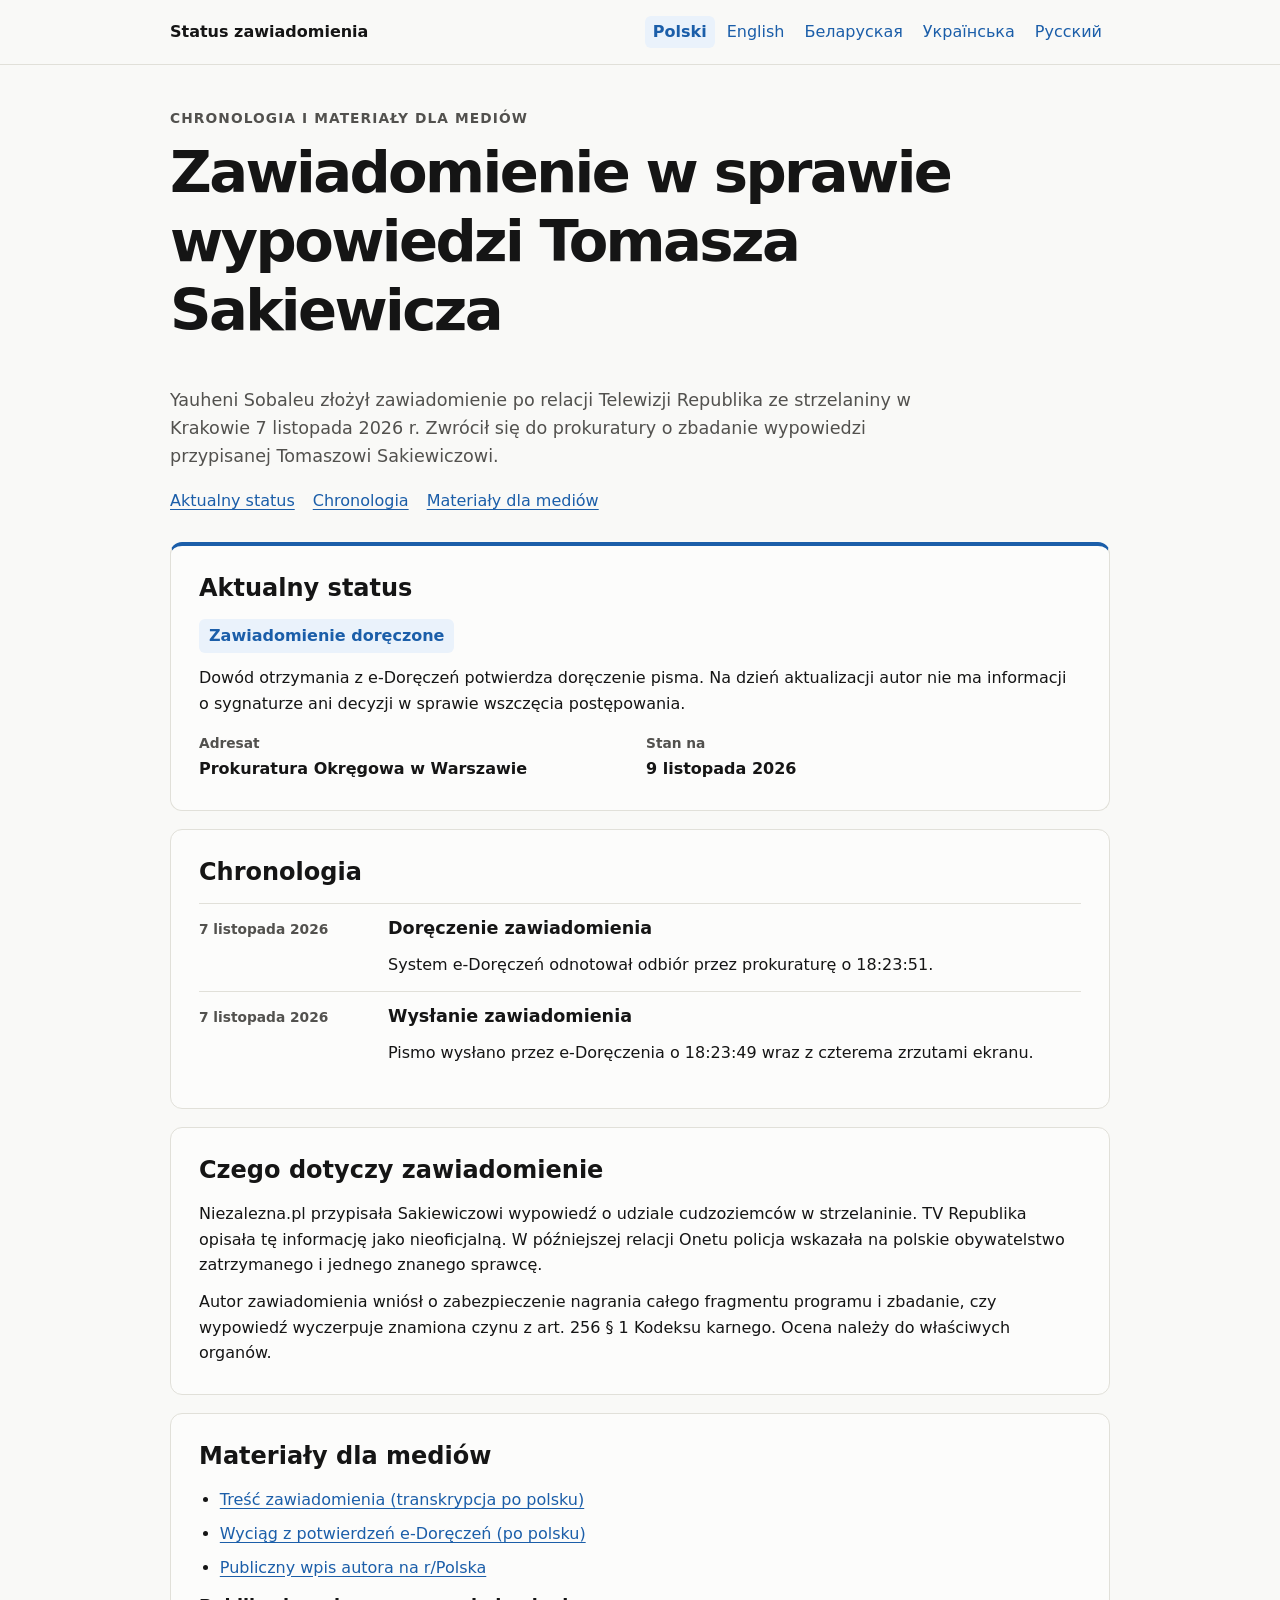
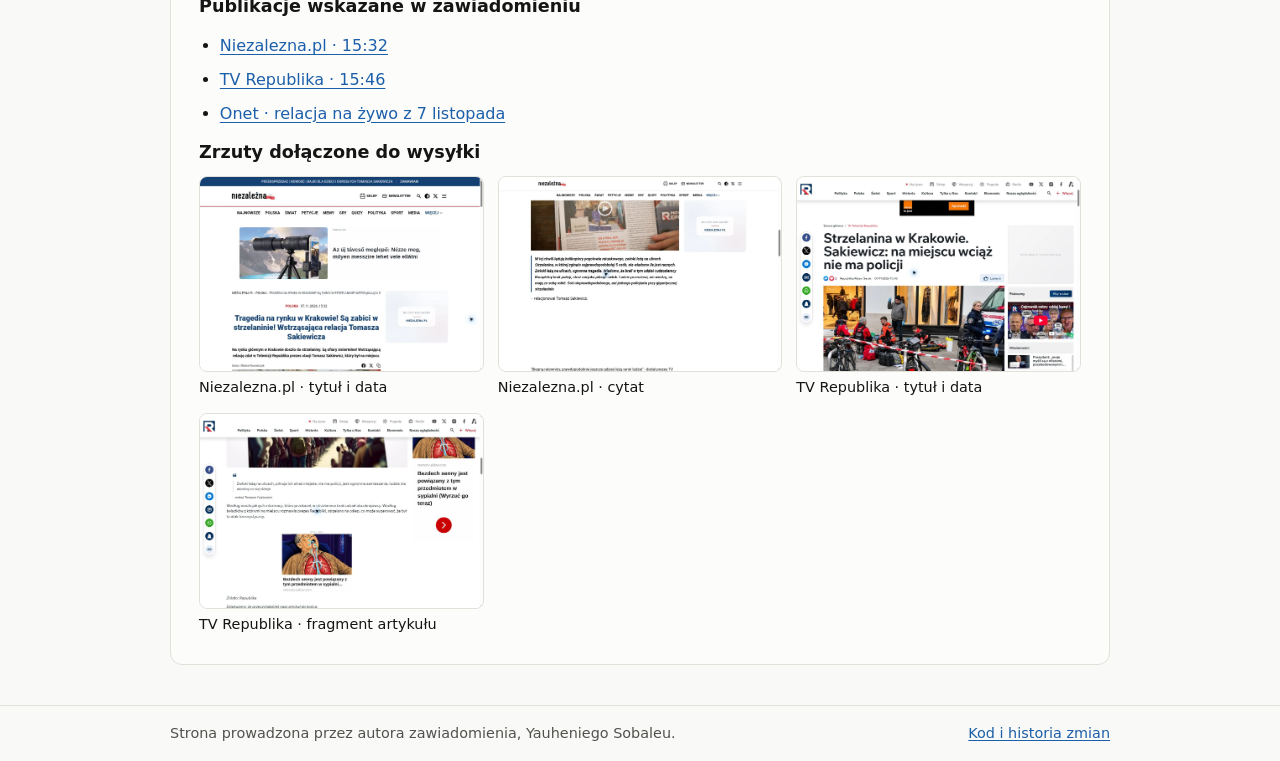
<file: docs/index.html>
<!doctype html>
<html lang="pl">
<head>
  <meta charset="utf-8">
  <meta name="viewport" content="width=device-width, initial-scale=1">
  <title>Zawiadomienie w sprawie wypowiedzi Tomasza Sakiewicza | Status zawiadomienia</title>
  <meta name="description" content="Yauheni Sobaleu złożył zawiadomienie po relacji Telewizji Republika ze strzelaniny w Krakowie 7 listopada 2026 r. Zwrócił się do prokuratury o zbadanie wypowiedzi przypisanej Tomaszowi Sakiewiczowi.">
  <link rel="canonical" href="https://sobolevbel.github.io/prokuratura/">
  <link rel="alternate" hreflang="pl" href="https://sobolevbel.github.io/prokuratura/">
  <link rel="alternate" hreflang="en" href="https://sobolevbel.github.io/prokuratura/en/">
  <link rel="alternate" hreflang="be" href="https://sobolevbel.github.io/prokuratura/be/">
  <link rel="alternate" hreflang="uk" href="https://sobolevbel.github.io/prokuratura/uk/">
  <link rel="alternate" hreflang="ru" href="https://sobolevbel.github.io/prokuratura/ru/">
  <link rel="alternate" hreflang="x-default" href="https://sobolevbel.github.io/prokuratura/">
  <meta property="og:type" content="website">
  <meta property="og:title" content="Zawiadomienie w sprawie wypowiedzi Tomasza Sakiewicza">
  <meta property="og:description" content="Yauheni Sobaleu złożył zawiadomienie po relacji Telewizji Republika ze strzelaniny w Krakowie 7 listopada 2026 r. Zwrócił się do prokuratury o zbadanie wypowiedzi przypisanej Tomaszowi Sakiewiczowi.">
  <meta property="og:url" content="https://sobolevbel.github.io/prokuratura/">
  <link rel="stylesheet" href="./assets/style.css">
</head>
<body>
  <header class="top">
    <div class="wrap">
      <span class="brand">Status zawiadomienia</span>
      <nav aria-label="Wersje językowe">
        <a href="./" lang="pl" hreflang="pl" aria-current="page">Polski</a>
        <a href="./en/" lang="en" hreflang="en">English</a>
        <a href="./be/" lang="be" hreflang="be">Беларуская</a>
        <a href="./uk/" lang="uk" hreflang="uk">Українська</a>
        <a href="./ru/" lang="ru" hreflang="ru">Русский</a>
      </nav>
    </div>
  </header>
  <div class="wrap hero">
    <p class="eyebrow">Chronologia i materiały dla mediów</p>
    <h1>Zawiadomienie w sprawie wypowiedzi Tomasza Sakiewicza</h1>
    <p class="lead">Yauheni Sobaleu złożył zawiadomienie po relacji Telewizji Republika ze strzelaniny w Krakowie 7 listopada 2026 r. Zwrócił się do prokuratury o zbadanie wypowiedzi przypisanej Tomaszowi Sakiewiczowi.</p>
    <div class="jump">
      <a href="#status">Aktualny status</a>
      <a href="#chronologia">Chronologia</a>
      <a href="#materialy">Materiały dla mediów</a>
    </div>
  </div>
  <main class="wrap">
    <section class="card status" id="status">
      <h2>Aktualny status</h2>
      <p class="badge">Zawiadomienie doręczone</p>
      <p>Dowód otrzymania z e-Doręczeń potwierdza doręczenie pisma. Na dzień aktualizacji autor nie ma informacji o sygnaturze ani decyzji w sprawie wszczęcia postępowania.</p>
      <dl>
        <div><dt>Adresat</dt><dd>Prokuratura Okręgowa w Warszawie</dd></div>
        <div><dt>Stan na</dt><dd><time datetime="2026-11-09">9 listopada 2026</time></dd></div>
      </dl>
    </section>
    <section class="card" id="chronologia">
      <h2>Chronologia</h2>
      <ol class="timeline">
        <li id="2026-11-07-odbior">
          <time class="date" datetime="2026-11-07T18:23:51+01:00">7 listopada 2026</time>
          <div><h3>Doręczenie zawiadomienia</h3><p>System e-Doręczeń odnotował odbiór przez prokuraturę o 18:23:51.</p></div>
        </li>
        <li id="2026-11-07-nadanie">
          <time class="date" datetime="2026-11-07T18:23:49+01:00">7 listopada 2026</time>
          <div><h3>Wysłanie zawiadomienia</h3><p>Pismo wysłano przez e-Doręczenia o 18:23:49 wraz z czterema zrzutami ekranu.</p></div>
        </li>
      </ol>
    </section>
    <section class="card" id="kontekst">
      <h2>Czego dotyczy zawiadomienie</h2>
      <p>Niezalezna.pl przypisała Sakiewiczowi wypowiedź o udziale cudzoziemców w strzelaninie. TV Republika opisała tę informację jako nieoficjalną. W późniejszej relacji Onetu policja wskazała na polskie obywatelstwo zatrzymanego i jednego znanego sprawcę.</p>
      <p>Autor zawiadomienia wniósł o zabezpieczenie nagrania całego fragmentu programu i zbadanie, czy wypowiedź wyczerpuje znamiona czynu z art. 256 § 1 Kodeksu karnego. Ocena należy do właściwych organów.</p>
    </section>
    <section class="card" id="materialy">
      <h2>Materiały dla mediów</h2>
      <ul>
        <li><a href="./zawiadomienie.html" hreflang="pl">Treść zawiadomienia (transkrypcja po polsku)</a></li>
        <li><a href="./potwierdzenia.html" hreflang="pl">Wyciąg z potwierdzeń e-Doręczeń (po polsku)</a></li>
        <li><a href="https://www.reddit.com/r/Polska/comments/1xqgiv7/" hreflang="pl">Publiczny wpis autora na r/Polska</a></li>
      </ul>
      <h3>Publikacje wskazane w zawiadomieniu</h3>
      <ul>
        <li><a href="https://niezalezna.pl/polska/tragedia-na-rynku-w-krakowie-sa-zabici-w-strzelaninie-wstrzasajaca-relacja-tomasza-sakiewicza/583564" hreflang="pl">Niezalezna.pl · 15:32</a></li>
        <li><a href="https://new.tvrepublika.pl/W-Telewizji-Republika/Strzelanina-w-Krakowie-Sakiewicz-na-miejscu-wciaz-nie-ma-policji/225389" hreflang="pl">TV Republika · 15:46</a></li>
        <li><a href="https://wiadomosci.onet.pl/krakow/strzelanina-w-krakowie-najnowsze-informacje-relacja/p16e8gh" hreflang="pl">Onet · relacja na żywo z 7 listopada</a></li>
      </ul>
      <h3>Zrzuty dołączone do wysyłki</h3>
      <div class="media">
        <figure><a href="./assets/01.webp"><img src="./assets/01.webp" alt="Niezalezna.pl · tytuł i data" width="1348" height="926" loading="lazy"></a><figcaption>Niezalezna.pl · tytuł i data</figcaption></figure>
        <figure><a href="./assets/02.webp"><img src="./assets/02.webp" alt="Niezalezna.pl · cytat" width="1348" height="926" loading="lazy"></a><figcaption>Niezalezna.pl · cytat</figcaption></figure>
        <figure><a href="./assets/03.webp"><img src="./assets/03.webp" alt="TV Republika · tytuł i data" width="1348" height="926" loading="lazy"></a><figcaption>TV Republika · tytuł i data</figcaption></figure>
        <figure><a href="./assets/04.webp"><img src="./assets/04.webp" alt="TV Republika · fragment artykułu" width="1348" height="926" loading="lazy"></a><figcaption>TV Republika · fragment artykułu</figcaption></figure>
      </div>
    </section>
  </main>
  <footer>
    <div class="wrap">
      <span>Strona prowadzona przez autora zawiadomienia, Yauheniego Sobaleu.</span>
      <a href="https://github.com/sobolevbel/prokuratura">Kod i historia zmian</a>
    </div>
  </footer>
</body>
</html>
</file>
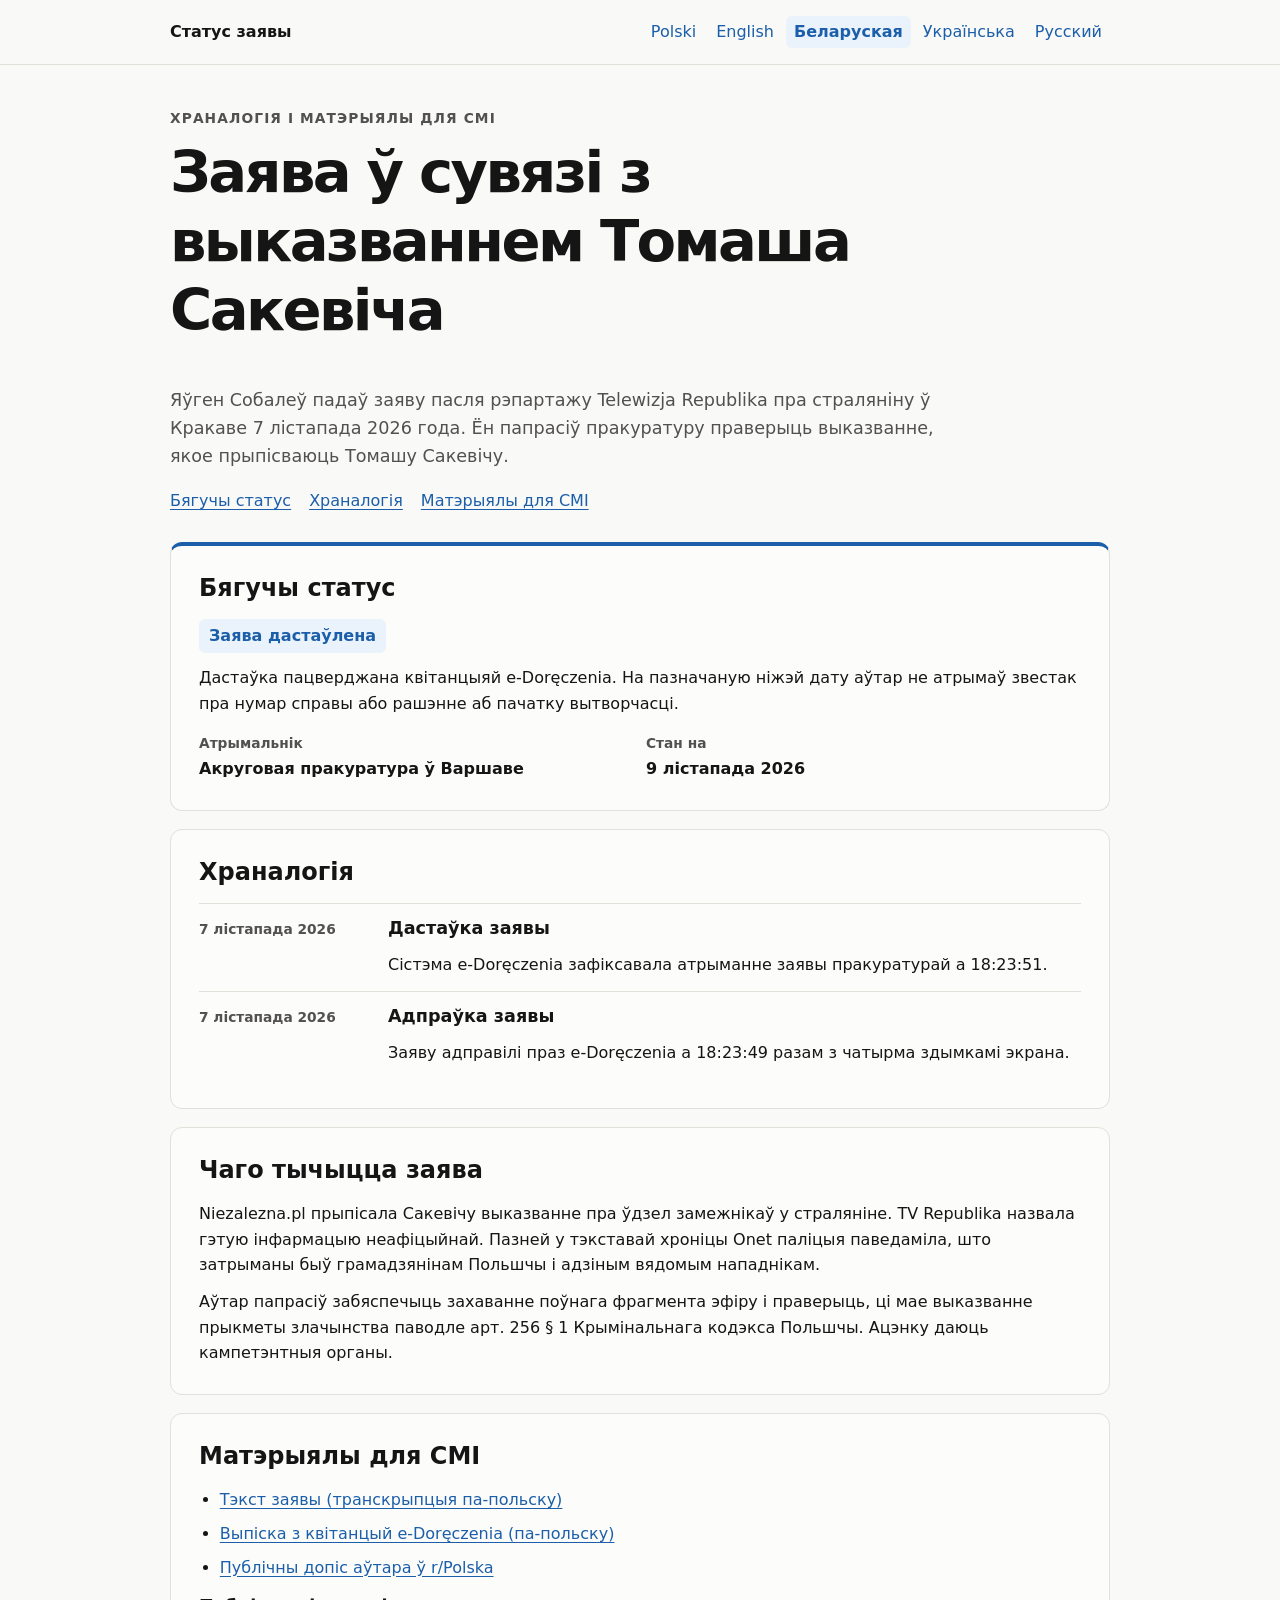
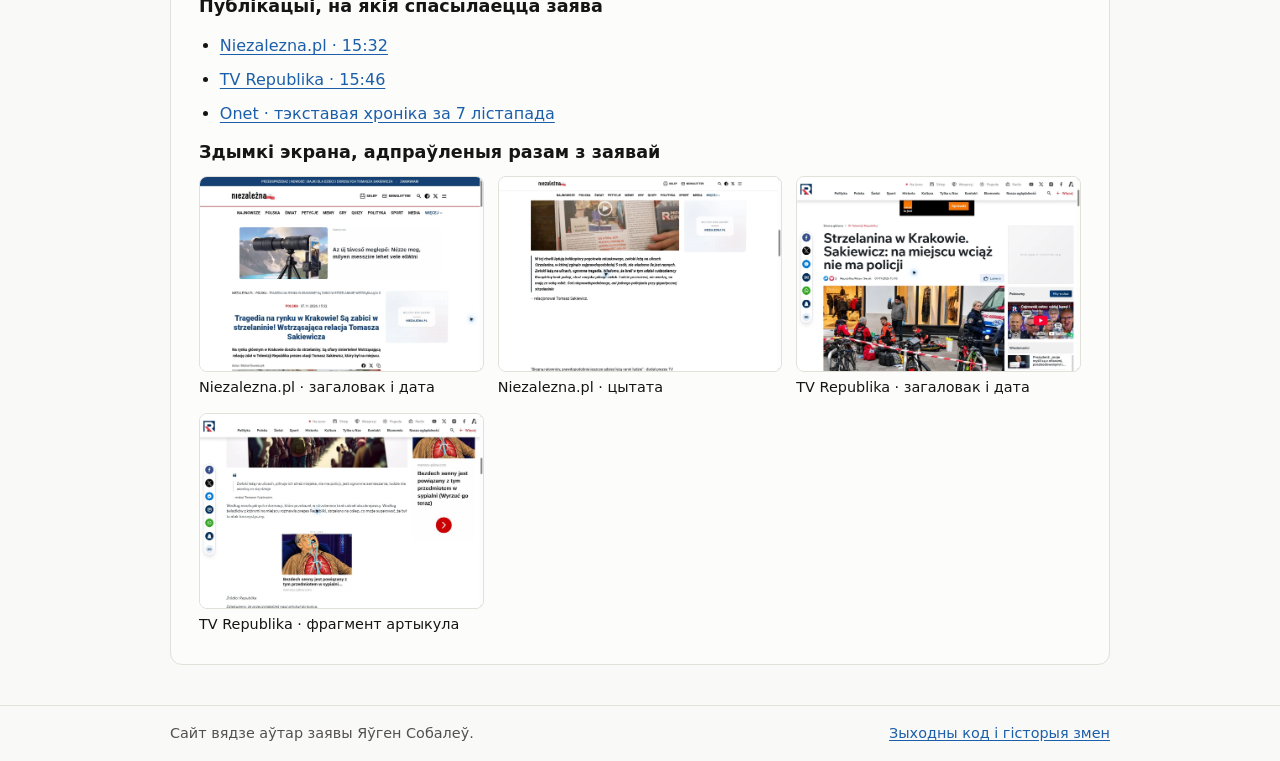
<file: docs/be/index.html>
<!doctype html>
<html lang="be">
<head>
  <meta charset="utf-8">
  <meta name="viewport" content="width=device-width, initial-scale=1">
  <title>Заява ў сувязі з выказваннем Томаша Сакевіча | Статус заявы</title>
  <meta name="description" content="Яўген Собалеў падаў заяву пасля рэпартажу Telewizja Republika пра страляніну ў Кракаве 7 лістапада 2026 года. Ён папрасіў пракуратуру праверыць выказванне, якое прыпісваюць Томашу Сакевічу.">
  <link rel="canonical" href="https://sobolevbel.github.io/prokuratura/be/">
  <link rel="alternate" hreflang="pl" href="https://sobolevbel.github.io/prokuratura/">
  <link rel="alternate" hreflang="en" href="https://sobolevbel.github.io/prokuratura/en/">
  <link rel="alternate" hreflang="be" href="https://sobolevbel.github.io/prokuratura/be/">
  <link rel="alternate" hreflang="uk" href="https://sobolevbel.github.io/prokuratura/uk/">
  <link rel="alternate" hreflang="ru" href="https://sobolevbel.github.io/prokuratura/ru/">
  <link rel="alternate" hreflang="x-default" href="https://sobolevbel.github.io/prokuratura/">
  <meta property="og:type" content="website">
  <meta property="og:title" content="Заява ў сувязі з выказваннем Томаша Сакевіча">
  <meta property="og:description" content="Яўген Собалеў падаў заяву пасля рэпартажу Telewizja Republika пра страляніну ў Кракаве 7 лістапада 2026 года. Ён папрасіў пракуратуру праверыць выказванне, якое прыпісваюць Томашу Сакевічу.">
  <meta property="og:url" content="https://sobolevbel.github.io/prokuratura/be/">
  <link rel="stylesheet" href="../assets/style.css">
</head>
<body>
  <header class="top">
    <div class="wrap">
      <span class="brand">Статус заявы</span>
      <nav aria-label="Мовы">
        <a href="../" lang="pl" hreflang="pl">Polski</a>
        <a href="../en/" lang="en" hreflang="en">English</a>
        <a href="../be/" lang="be" hreflang="be" aria-current="page">Беларуская</a>
        <a href="../uk/" lang="uk" hreflang="uk">Українська</a>
        <a href="../ru/" lang="ru" hreflang="ru">Русский</a>
      </nav>
    </div>
  </header>
  <div class="wrap hero">
    <p class="eyebrow">Храналогія і матэрыялы для СМІ</p>
    <h1>Заява ў сувязі з выказваннем Томаша Сакевіча</h1>
    <p class="lead">Яўген Собалеў падаў заяву пасля рэпартажу Telewizja Republika пра страляніну ў Кракаве 7 лістапада 2026 года. Ён папрасіў пракуратуру праверыць выказванне, якое прыпісваюць Томашу Сакевічу.</p>
    <div class="jump">
      <a href="#status">Бягучы статус</a>
      <a href="#chronologia">Храналогія</a>
      <a href="#materialy">Матэрыялы для СМІ</a>
    </div>
  </div>
  <main class="wrap">
    <section class="card status" id="status">
      <h2>Бягучы статус</h2>
      <p class="badge">Заява дастаўлена</p>
      <p>Дастаўка пацверджана квітанцыяй e-Doręczenia. На пазначаную ніжэй дату аўтар не атрымаў звестак пра нумар справы або рашэнне аб пачатку вытворчасці.</p>
      <dl>
        <div><dt>Атрымальнік</dt><dd>Акруговая пракуратура ў Варшаве</dd></div>
        <div><dt>Стан на</dt><dd><time datetime="2026-11-09">9 лістапада 2026</time></dd></div>
      </dl>
    </section>
    <section class="card" id="chronologia">
      <h2>Храналогія</h2>
      <ol class="timeline">
        <li id="2026-11-07-odbior">
          <time class="date" datetime="2026-11-07T18:23:51+01:00">7 лістапада 2026</time>
          <div><h3>Дастаўка заявы</h3><p>Сістэма e-Doręczenia зафіксавала атрыманне заявы пракуратурай а 18:23:51.</p></div>
        </li>
        <li id="2026-11-07-nadanie">
          <time class="date" datetime="2026-11-07T18:23:49+01:00">7 лістапада 2026</time>
          <div><h3>Адпраўка заявы</h3><p>Заяву адправілі праз e-Doręczenia а 18:23:49 разам з чатырма здымкамі экрана.</p></div>
        </li>
      </ol>
    </section>
    <section class="card" id="kontekst">
      <h2>Чаго тычыцца заява</h2>
      <p>Niezalezna.pl прыпісала Сакевічу выказванне пра ўдзел замежнікаў у страляніне. TV Republika назвала гэтую інфармацыю неафіцыйнай. Пазней у тэкставай хроніцы Onet паліцыя паведаміла, што затрыманы быў грамадзянінам Польшчы і адзіным вядомым нападнікам.</p>
      <p>Аўтар папрасіў забяспечыць захаванне поўнага фрагмента эфіру і праверыць, ці мае выказванне прыкметы злачынства паводле арт. 256 § 1 Крымінальнага кодэкса Польшчы. Ацэнку даюць кампетэнтныя органы.</p>
    </section>
    <section class="card" id="materialy">
      <h2>Матэрыялы для СМІ</h2>
      <ul>
        <li><a href="../zawiadomienie.html" hreflang="pl">Тэкст заявы (транскрыпцыя па-польску)</a></li>
        <li><a href="../potwierdzenia.html" hreflang="pl">Выпіска з квітанцый e-Doręczenia (па-польску)</a></li>
        <li><a href="https://www.reddit.com/r/Polska/comments/1xqgiv7/" hreflang="pl">Публічны допіс аўтара ў r/Polska</a></li>
      </ul>
      <h3>Публікацыі, на якія спасылаецца заява</h3>
      <ul>
        <li><a href="https://niezalezna.pl/polska/tragedia-na-rynku-w-krakowie-sa-zabici-w-strzelaninie-wstrzasajaca-relacja-tomasza-sakiewicza/583564" hreflang="pl">Niezalezna.pl · 15:32</a></li>
        <li><a href="https://new.tvrepublika.pl/W-Telewizji-Republika/Strzelanina-w-Krakowie-Sakiewicz-na-miejscu-wciaz-nie-ma-policji/225389" hreflang="pl">TV Republika · 15:46</a></li>
        <li><a href="https://wiadomosci.onet.pl/krakow/strzelanina-w-krakowie-najnowsze-informacje-relacja/p16e8gh" hreflang="pl">Onet · тэкставая хроніка за 7 лістапада</a></li>
      </ul>
      <h3>Здымкі экрана, адпраўленыя разам з заявай</h3>
      <div class="media">
        <figure><a href="../assets/01.webp"><img src="../assets/01.webp" alt="Niezalezna.pl · загаловак і дата" width="1348" height="926" loading="lazy"></a><figcaption>Niezalezna.pl · загаловак і дата</figcaption></figure>
        <figure><a href="../assets/02.webp"><img src="../assets/02.webp" alt="Niezalezna.pl · цытата" width="1348" height="926" loading="lazy"></a><figcaption>Niezalezna.pl · цытата</figcaption></figure>
        <figure><a href="../assets/03.webp"><img src="../assets/03.webp" alt="TV Republika · загаловак і дата" width="1348" height="926" loading="lazy"></a><figcaption>TV Republika · загаловак і дата</figcaption></figure>
        <figure><a href="../assets/04.webp"><img src="../assets/04.webp" alt="TV Republika · фрагмент артыкула" width="1348" height="926" loading="lazy"></a><figcaption>TV Republika · фрагмент артыкула</figcaption></figure>
      </div>
    </section>
  </main>
  <footer>
    <div class="wrap">
      <span>Сайт вядзе аўтар заявы Яўген Собалеў.</span>
      <a href="https://github.com/sobolevbel/prokuratura">Зыходны код і гісторыя змен</a>
    </div>
  </footer>
</body>
</html>
</file>
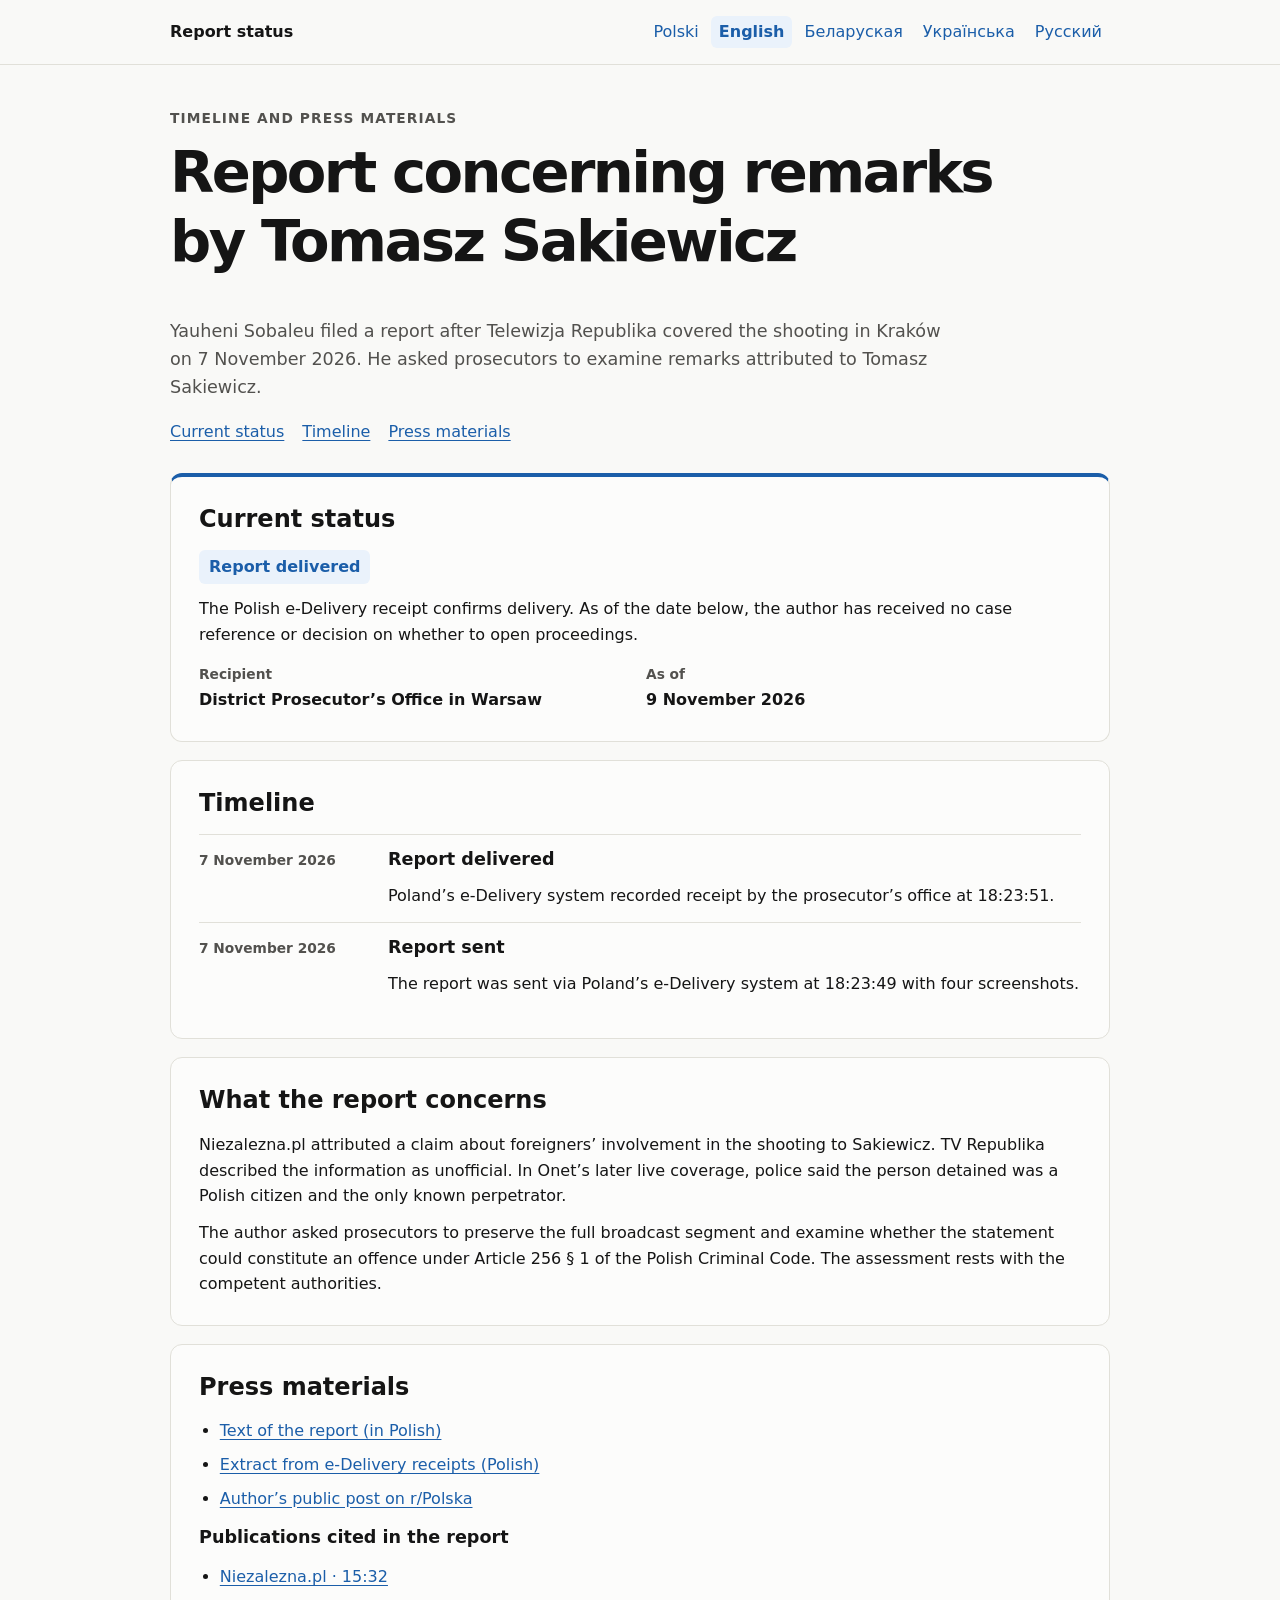
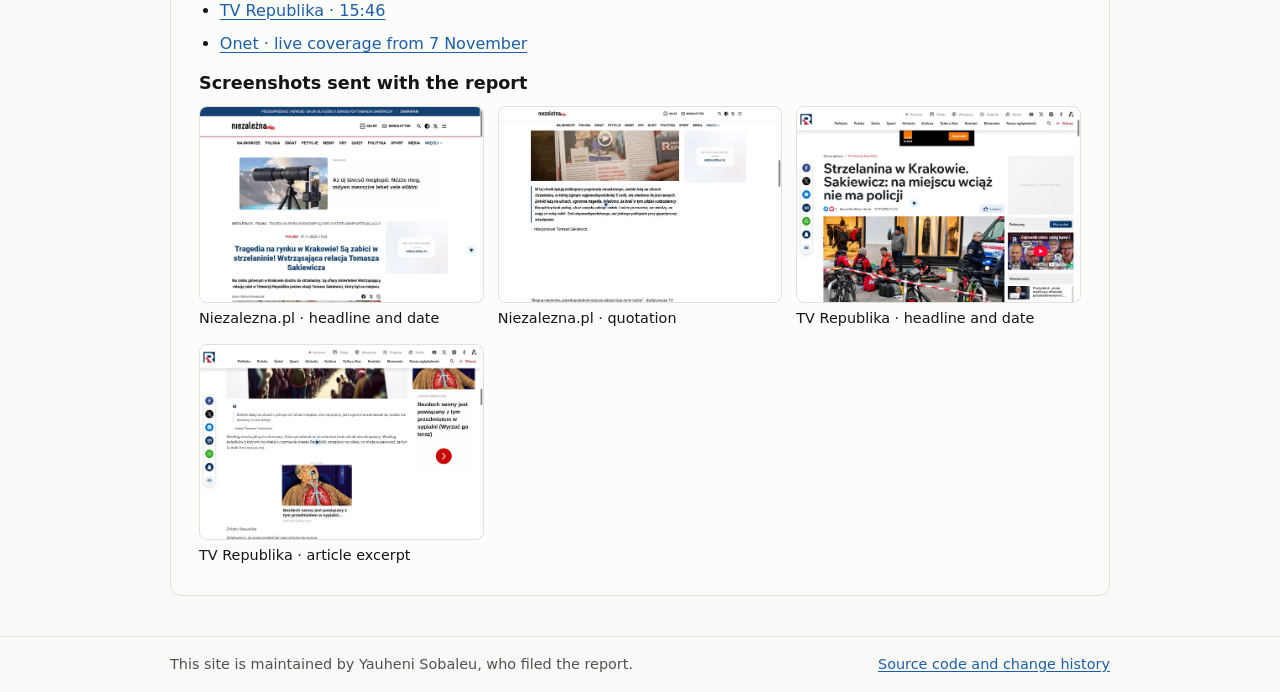
<file: docs/en/index.html>
<!doctype html>
<html lang="en">
<head>
  <meta charset="utf-8">
  <meta name="viewport" content="width=device-width, initial-scale=1">
  <title>Report concerning remarks by Tomasz Sakiewicz | Report status</title>
  <meta name="description" content="Yauheni Sobaleu filed a report after Telewizja Republika covered the shooting in Kraków on 7 November 2026. He asked prosecutors to examine remarks attributed to Tomasz Sakiewicz.">
  <link rel="canonical" href="https://sobolevbel.github.io/prokuratura/en/">
  <link rel="alternate" hreflang="pl" href="https://sobolevbel.github.io/prokuratura/">
  <link rel="alternate" hreflang="en" href="https://sobolevbel.github.io/prokuratura/en/">
  <link rel="alternate" hreflang="be" href="https://sobolevbel.github.io/prokuratura/be/">
  <link rel="alternate" hreflang="uk" href="https://sobolevbel.github.io/prokuratura/uk/">
  <link rel="alternate" hreflang="ru" href="https://sobolevbel.github.io/prokuratura/ru/">
  <link rel="alternate" hreflang="x-default" href="https://sobolevbel.github.io/prokuratura/">
  <meta property="og:type" content="website">
  <meta property="og:title" content="Report concerning remarks by Tomasz Sakiewicz">
  <meta property="og:description" content="Yauheni Sobaleu filed a report after Telewizja Republika covered the shooting in Kraków on 7 November 2026. He asked prosecutors to examine remarks attributed to Tomasz Sakiewicz.">
  <meta property="og:url" content="https://sobolevbel.github.io/prokuratura/en/">
  <link rel="stylesheet" href="../assets/style.css">
</head>
<body>
  <header class="top">
    <div class="wrap">
      <span class="brand">Report status</span>
      <nav aria-label="Languages">
        <a href="../" lang="pl" hreflang="pl">Polski</a>
        <a href="../en/" lang="en" hreflang="en" aria-current="page">English</a>
        <a href="../be/" lang="be" hreflang="be">Беларуская</a>
        <a href="../uk/" lang="uk" hreflang="uk">Українська</a>
        <a href="../ru/" lang="ru" hreflang="ru">Русский</a>
      </nav>
    </div>
  </header>
  <div class="wrap hero">
    <p class="eyebrow">Timeline and press materials</p>
    <h1>Report concerning remarks by Tomasz Sakiewicz</h1>
    <p class="lead">Yauheni Sobaleu filed a report after Telewizja Republika covered the shooting in Kraków on 7 November 2026. He asked prosecutors to examine remarks attributed to Tomasz Sakiewicz.</p>
    <div class="jump">
      <a href="#status">Current status</a>
      <a href="#chronologia">Timeline</a>
      <a href="#materialy">Press materials</a>
    </div>
  </div>
  <main class="wrap">
    <section class="card status" id="status">
      <h2>Current status</h2>
      <p class="badge">Report delivered</p>
      <p>The Polish e-Delivery receipt confirms delivery. As of the date below, the author has received no case reference or decision on whether to open proceedings.</p>
      <dl>
        <div><dt>Recipient</dt><dd>District Prosecutor’s Office in Warsaw</dd></div>
        <div><dt>As of</dt><dd><time datetime="2026-11-09">9 November 2026</time></dd></div>
      </dl>
    </section>
    <section class="card" id="chronologia">
      <h2>Timeline</h2>
      <ol class="timeline">
        <li id="2026-11-07-odbior">
          <time class="date" datetime="2026-11-07T18:23:51+01:00">7 November 2026</time>
          <div><h3>Report delivered</h3><p>Poland’s e-Delivery system recorded receipt by the prosecutor’s office at 18:23:51.</p></div>
        </li>
        <li id="2026-11-07-nadanie">
          <time class="date" datetime="2026-11-07T18:23:49+01:00">7 November 2026</time>
          <div><h3>Report sent</h3><p>The report was sent via Poland’s e-Delivery system at 18:23:49 with four screenshots.</p></div>
        </li>
      </ol>
    </section>
    <section class="card" id="kontekst">
      <h2>What the report concerns</h2>
      <p>Niezalezna.pl attributed a claim about foreigners’ involvement in the shooting to Sakiewicz. TV Republika described the information as unofficial. In Onet’s later live coverage, police said the person detained was a Polish citizen and the only known perpetrator.</p>
      <p>The author asked prosecutors to preserve the full broadcast segment and examine whether the statement could constitute an offence under Article 256 § 1 of the Polish Criminal Code. The assessment rests with the competent authorities.</p>
    </section>
    <section class="card" id="materialy">
      <h2>Press materials</h2>
      <ul>
        <li><a href="../zawiadomienie.html" hreflang="pl">Text of the report (in Polish)</a></li>
        <li><a href="../potwierdzenia.html" hreflang="pl">Extract from e-Delivery receipts (Polish)</a></li>
        <li><a href="https://www.reddit.com/r/Polska/comments/1xqgiv7/" hreflang="pl">Author’s public post on r/Polska</a></li>
      </ul>
      <h3>Publications cited in the report</h3>
      <ul>
        <li><a href="https://niezalezna.pl/polska/tragedia-na-rynku-w-krakowie-sa-zabici-w-strzelaninie-wstrzasajaca-relacja-tomasza-sakiewicza/583564" hreflang="pl">Niezalezna.pl · 15:32</a></li>
        <li><a href="https://new.tvrepublika.pl/W-Telewizji-Republika/Strzelanina-w-Krakowie-Sakiewicz-na-miejscu-wciaz-nie-ma-policji/225389" hreflang="pl">TV Republika · 15:46</a></li>
        <li><a href="https://wiadomosci.onet.pl/krakow/strzelanina-w-krakowie-najnowsze-informacje-relacja/p16e8gh" hreflang="pl">Onet · live coverage from 7 November</a></li>
      </ul>
      <h3>Screenshots sent with the report</h3>
      <div class="media">
        <figure><a href="../assets/01.webp"><img src="../assets/01.webp" alt="Niezalezna.pl · headline and date" width="1348" height="926" loading="lazy"></a><figcaption>Niezalezna.pl · headline and date</figcaption></figure>
        <figure><a href="../assets/02.webp"><img src="../assets/02.webp" alt="Niezalezna.pl · quotation" width="1348" height="926" loading="lazy"></a><figcaption>Niezalezna.pl · quotation</figcaption></figure>
        <figure><a href="../assets/03.webp"><img src="../assets/03.webp" alt="TV Republika · headline and date" width="1348" height="926" loading="lazy"></a><figcaption>TV Republika · headline and date</figcaption></figure>
        <figure><a href="../assets/04.webp"><img src="../assets/04.webp" alt="TV Republika · article excerpt" width="1348" height="926" loading="lazy"></a><figcaption>TV Republika · article excerpt</figcaption></figure>
      </div>
    </section>
  </main>
  <footer>
    <div class="wrap">
      <span>This site is maintained by Yauheni Sobaleu, who filed the report.</span>
      <a href="https://github.com/sobolevbel/prokuratura">Source code and change history</a>
    </div>
  </footer>
</body>
</html>
</file>
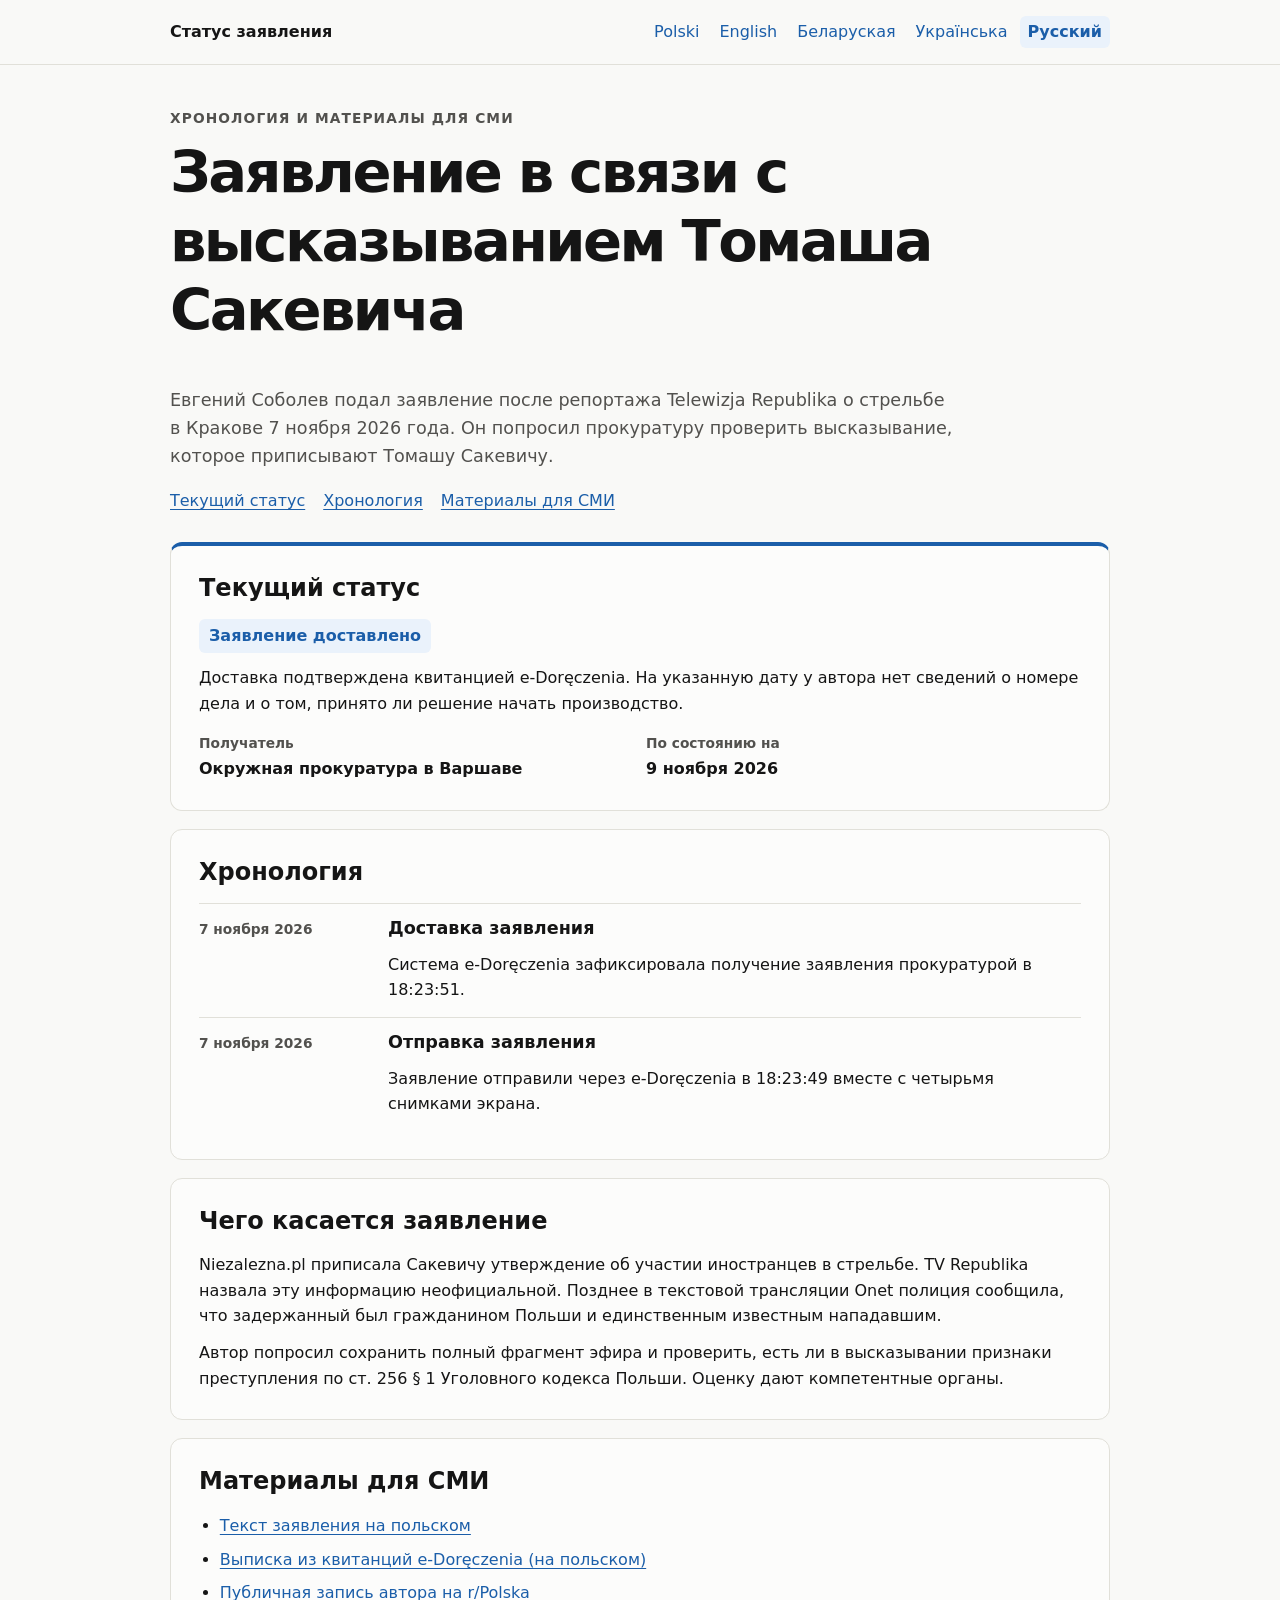
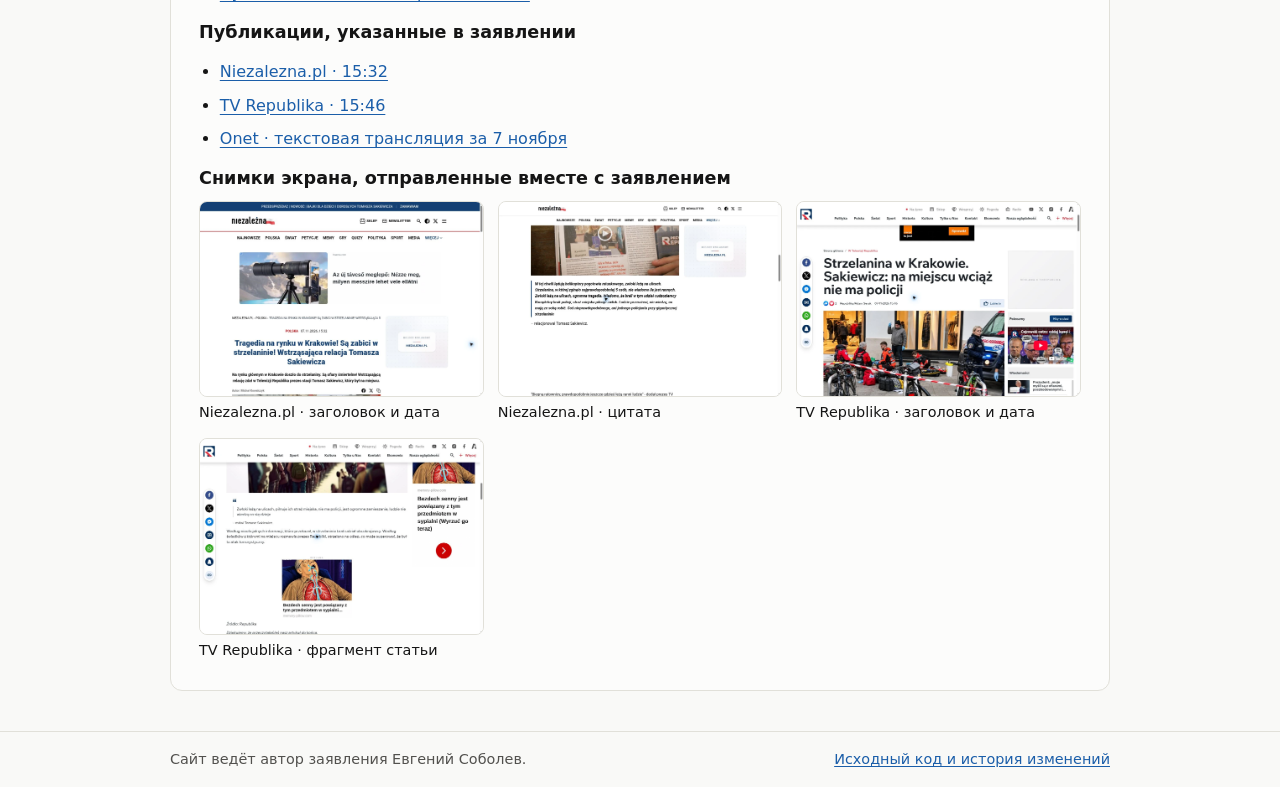
<file: docs/ru/index.html>
<!doctype html>
<html lang="ru">
<head>
  <meta charset="utf-8">
  <meta name="viewport" content="width=device-width, initial-scale=1">
  <title>Заявление в связи с высказыванием Томаша Сакевича | Статус заявления</title>
  <meta name="description" content="Евгений Соболев подал заявление после репортажа Telewizja Republika о стрельбе в Кракове 7 ноября 2026 года. Он попросил прокуратуру проверить высказывание, которое приписывают Томашу Сакевичу.">
  <link rel="canonical" href="https://sobolevbel.github.io/prokuratura/ru/">
  <link rel="alternate" hreflang="pl" href="https://sobolevbel.github.io/prokuratura/">
  <link rel="alternate" hreflang="en" href="https://sobolevbel.github.io/prokuratura/en/">
  <link rel="alternate" hreflang="be" href="https://sobolevbel.github.io/prokuratura/be/">
  <link rel="alternate" hreflang="uk" href="https://sobolevbel.github.io/prokuratura/uk/">
  <link rel="alternate" hreflang="ru" href="https://sobolevbel.github.io/prokuratura/ru/">
  <link rel="alternate" hreflang="x-default" href="https://sobolevbel.github.io/prokuratura/">
  <meta property="og:type" content="website">
  <meta property="og:title" content="Заявление в связи с высказыванием Томаша Сакевича">
  <meta property="og:description" content="Евгений Соболев подал заявление после репортажа Telewizja Republika о стрельбе в Кракове 7 ноября 2026 года. Он попросил прокуратуру проверить высказывание, которое приписывают Томашу Сакевичу.">
  <meta property="og:url" content="https://sobolevbel.github.io/prokuratura/ru/">
  <link rel="stylesheet" href="../assets/style.css">
</head>
<body>
  <header class="top">
    <div class="wrap">
      <span class="brand">Статус заявления</span>
      <nav aria-label="Языки">
        <a href="../" lang="pl" hreflang="pl">Polski</a>
        <a href="../en/" lang="en" hreflang="en">English</a>
        <a href="../be/" lang="be" hreflang="be">Беларуская</a>
        <a href="../uk/" lang="uk" hreflang="uk">Українська</a>
        <a href="../ru/" lang="ru" hreflang="ru" aria-current="page">Русский</a>
      </nav>
    </div>
  </header>
  <div class="wrap hero">
    <p class="eyebrow">Хронология и материалы для СМИ</p>
    <h1>Заявление в связи с высказыванием Томаша Сакевича</h1>
    <p class="lead">Евгений Соболев подал заявление после репортажа Telewizja Republika о стрельбе в Кракове 7 ноября 2026 года. Он попросил прокуратуру проверить высказывание, которое приписывают Томашу Сакевичу.</p>
    <div class="jump">
      <a href="#status">Текущий статус</a>
      <a href="#chronologia">Хронология</a>
      <a href="#materialy">Материалы для СМИ</a>
    </div>
  </div>
  <main class="wrap">
    <section class="card status" id="status">
      <h2>Текущий статус</h2>
      <p class="badge">Заявление доставлено</p>
      <p>Доставка подтверждена квитанцией e-Doręczenia. На указанную дату у автора нет сведений о номере дела и о том, принято ли решение начать производство.</p>
      <dl>
        <div><dt>Получатель</dt><dd>Окружная прокуратура в Варшаве</dd></div>
        <div><dt>По состоянию на</dt><dd><time datetime="2026-11-09">9 ноября 2026</time></dd></div>
      </dl>
    </section>
    <section class="card" id="chronologia">
      <h2>Хронология</h2>
      <ol class="timeline">
        <li id="2026-11-07-odbior">
          <time class="date" datetime="2026-11-07T18:23:51+01:00">7 ноября 2026</time>
          <div><h3>Доставка заявления</h3><p>Система e-Doręczenia зафиксировала получение заявления прокуратурой в 18:23:51.</p></div>
        </li>
        <li id="2026-11-07-nadanie">
          <time class="date" datetime="2026-11-07T18:23:49+01:00">7 ноября 2026</time>
          <div><h3>Отправка заявления</h3><p>Заявление отправили через e-Doręczenia в 18:23:49 вместе с четырьмя снимками экрана.</p></div>
        </li>
      </ol>
    </section>
    <section class="card" id="kontekst">
      <h2>Чего касается заявление</h2>
      <p>Niezalezna.pl приписала Сакевичу утверждение об участии иностранцев в стрельбе. TV Republika назвала эту информацию неофициальной. Позднее в текстовой трансляции Onet полиция сообщила, что задержанный был гражданином Польши и единственным известным нападавшим.</p>
      <p>Автор попросил сохранить полный фрагмент эфира и проверить, есть ли в высказывании признаки преступления по ст. 256 § 1 Уголовного кодекса Польши. Оценку дают компетентные органы.</p>
    </section>
    <section class="card" id="materialy">
      <h2>Материалы для СМИ</h2>
      <ul>
        <li><a href="../zawiadomienie.html" hreflang="pl">Текст заявления на польском</a></li>
        <li><a href="../potwierdzenia.html" hreflang="pl">Выписка из квитанций e-Doręczenia (на польском)</a></li>
        <li><a href="https://www.reddit.com/r/Polska/comments/1xqgiv7/" hreflang="pl">Публичная запись автора на r/Polska</a></li>
      </ul>
      <h3>Публикации, указанные в заявлении</h3>
      <ul>
        <li><a href="https://niezalezna.pl/polska/tragedia-na-rynku-w-krakowie-sa-zabici-w-strzelaninie-wstrzasajaca-relacja-tomasza-sakiewicza/583564" hreflang="pl">Niezalezna.pl · 15:32</a></li>
        <li><a href="https://new.tvrepublika.pl/W-Telewizji-Republika/Strzelanina-w-Krakowie-Sakiewicz-na-miejscu-wciaz-nie-ma-policji/225389" hreflang="pl">TV Republika · 15:46</a></li>
        <li><a href="https://wiadomosci.onet.pl/krakow/strzelanina-w-krakowie-najnowsze-informacje-relacja/p16e8gh" hreflang="pl">Onet · текстовая трансляция за 7 ноября</a></li>
      </ul>
      <h3>Снимки экрана, отправленные вместе с заявлением</h3>
      <div class="media">
        <figure><a href="../assets/01.webp"><img src="../assets/01.webp" alt="Niezalezna.pl · заголовок и дата" width="1348" height="926" loading="lazy"></a><figcaption>Niezalezna.pl · заголовок и дата</figcaption></figure>
        <figure><a href="../assets/02.webp"><img src="../assets/02.webp" alt="Niezalezna.pl · цитата" width="1348" height="926" loading="lazy"></a><figcaption>Niezalezna.pl · цитата</figcaption></figure>
        <figure><a href="../assets/03.webp"><img src="../assets/03.webp" alt="TV Republika · заголовок и дата" width="1348" height="926" loading="lazy"></a><figcaption>TV Republika · заголовок и дата</figcaption></figure>
        <figure><a href="../assets/04.webp"><img src="../assets/04.webp" alt="TV Republika · фрагмент статьи" width="1348" height="926" loading="lazy"></a><figcaption>TV Republika · фрагмент статьи</figcaption></figure>
      </div>
    </section>
  </main>
  <footer>
    <div class="wrap">
      <span>Сайт ведёт автор заявления Евгений Соболев.</span>
      <a href="https://github.com/sobolevbel/prokuratura">Исходный код и история изменений</a>
    </div>
  </footer>
</body>
</html>
</file>
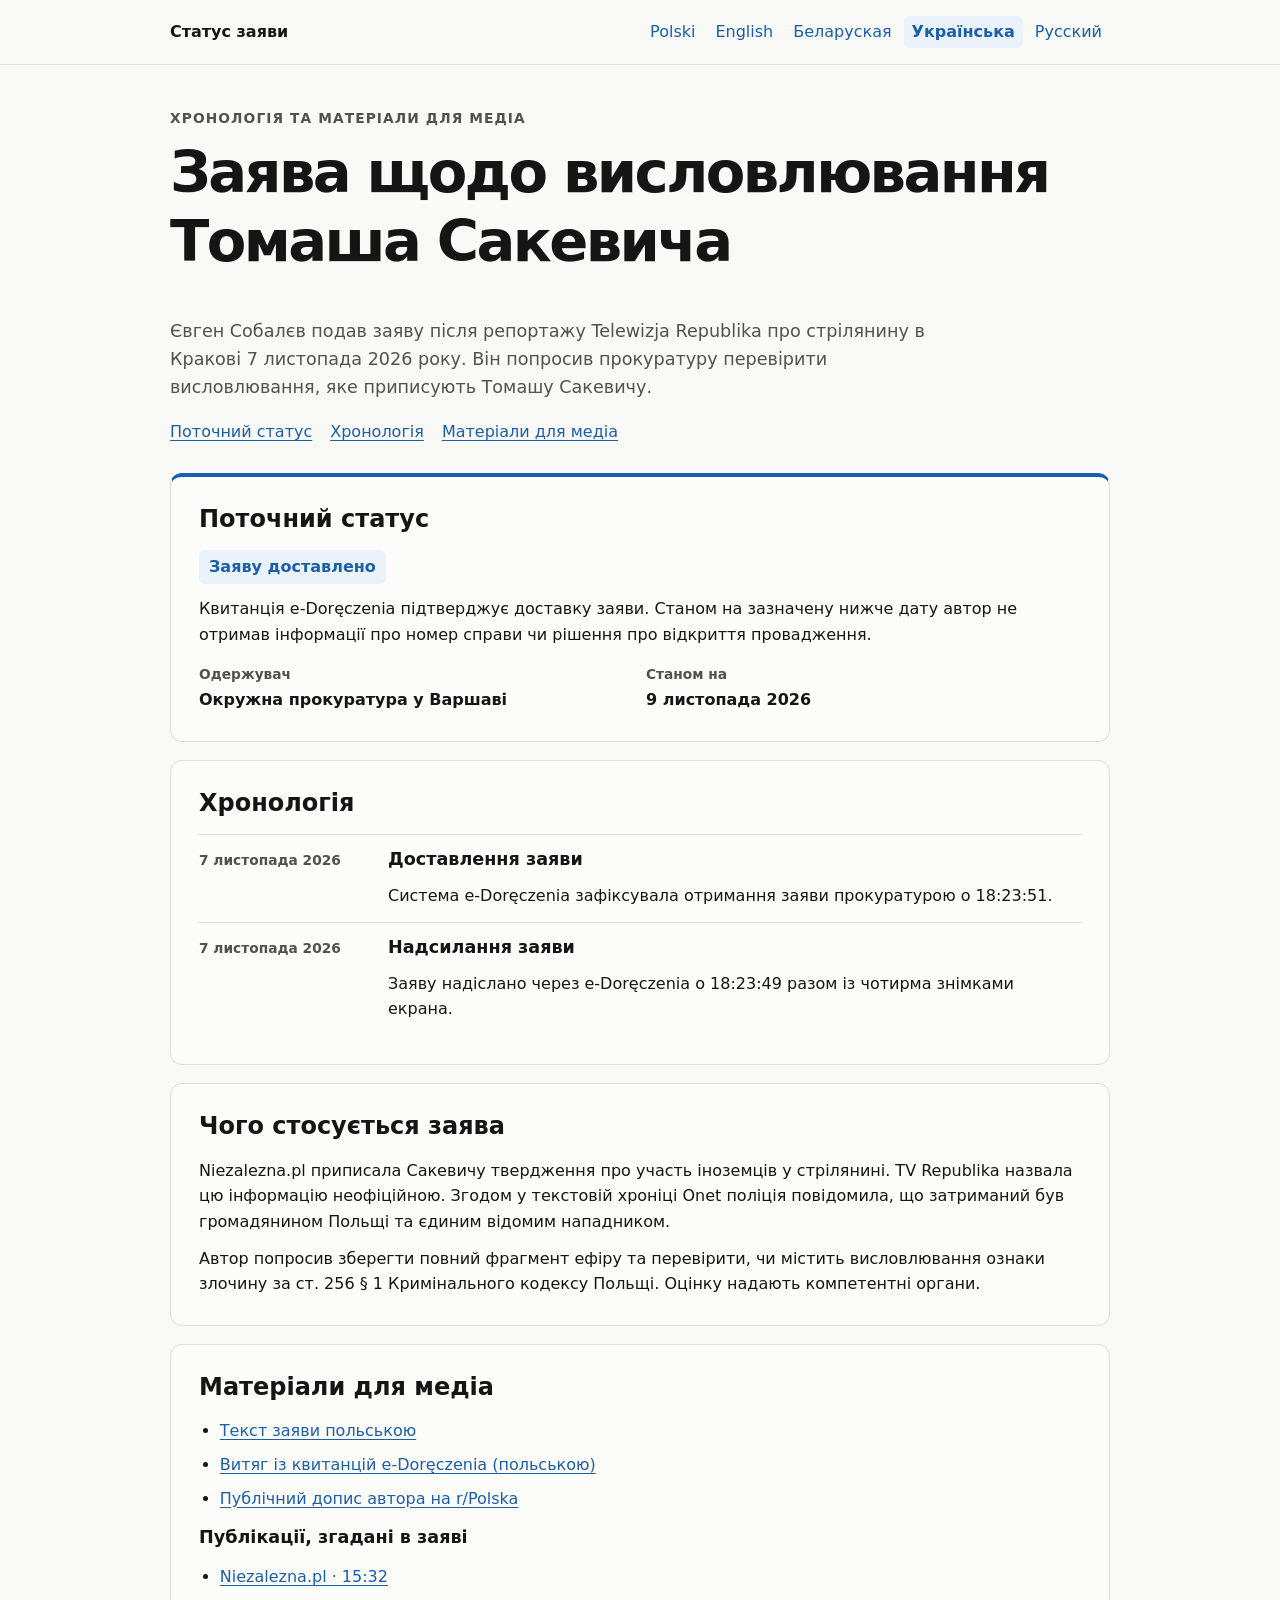
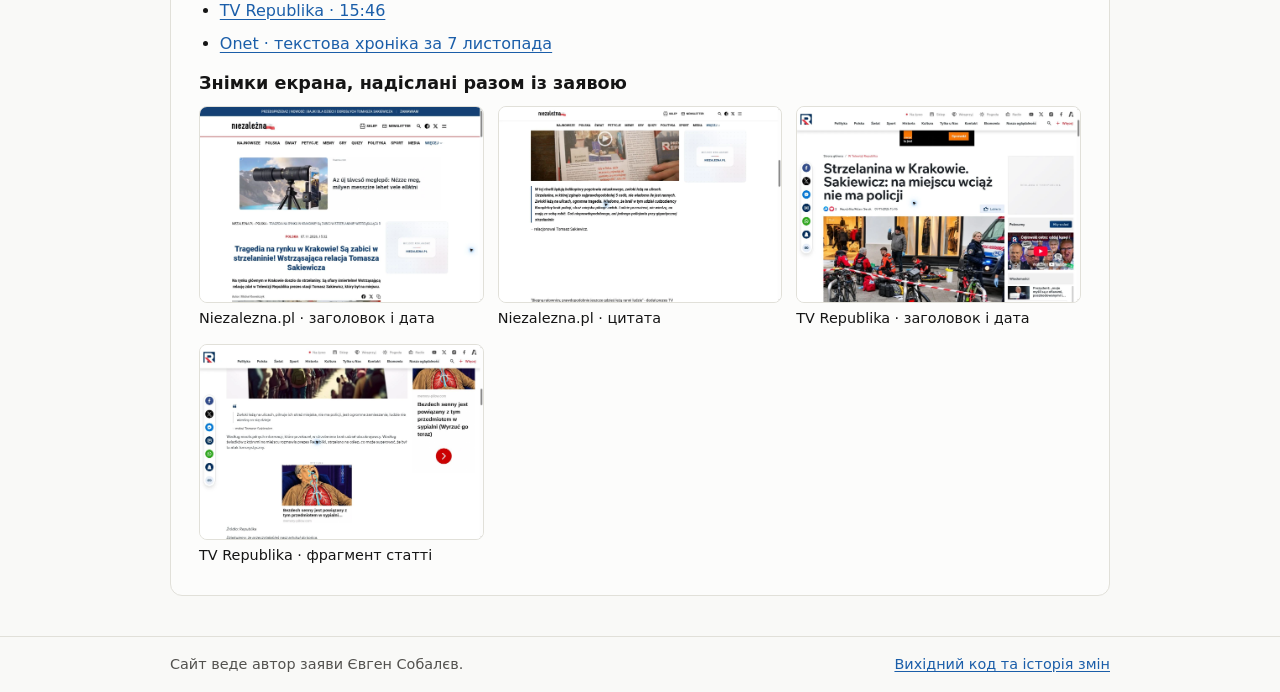
<file: docs/uk/index.html>
<!doctype html>
<html lang="uk">
<head>
  <meta charset="utf-8">
  <meta name="viewport" content="width=device-width, initial-scale=1">
  <title>Заява щодо висловлювання Томаша Сакевича | Статус заяви</title>
  <meta name="description" content="Євген Собалєв подав заяву після репортажу Telewizja Republika про стрілянину в Кракові 7 листопада 2026 року. Він попросив прокуратуру перевірити висловлювання, яке приписують Томашу Сакевичу.">
  <link rel="canonical" href="https://sobolevbel.github.io/prokuratura/uk/">
  <link rel="alternate" hreflang="pl" href="https://sobolevbel.github.io/prokuratura/">
  <link rel="alternate" hreflang="en" href="https://sobolevbel.github.io/prokuratura/en/">
  <link rel="alternate" hreflang="be" href="https://sobolevbel.github.io/prokuratura/be/">
  <link rel="alternate" hreflang="uk" href="https://sobolevbel.github.io/prokuratura/uk/">
  <link rel="alternate" hreflang="ru" href="https://sobolevbel.github.io/prokuratura/ru/">
  <link rel="alternate" hreflang="x-default" href="https://sobolevbel.github.io/prokuratura/">
  <meta property="og:type" content="website">
  <meta property="og:title" content="Заява щодо висловлювання Томаша Сакевича">
  <meta property="og:description" content="Євген Собалєв подав заяву після репортажу Telewizja Republika про стрілянину в Кракові 7 листопада 2026 року. Він попросив прокуратуру перевірити висловлювання, яке приписують Томашу Сакевичу.">
  <meta property="og:url" content="https://sobolevbel.github.io/prokuratura/uk/">
  <link rel="stylesheet" href="../assets/style.css">
</head>
<body>
  <header class="top">
    <div class="wrap">
      <span class="brand">Статус заяви</span>
      <nav aria-label="Мови">
        <a href="../" lang="pl" hreflang="pl">Polski</a>
        <a href="../en/" lang="en" hreflang="en">English</a>
        <a href="../be/" lang="be" hreflang="be">Беларуская</a>
        <a href="../uk/" lang="uk" hreflang="uk" aria-current="page">Українська</a>
        <a href="../ru/" lang="ru" hreflang="ru">Русский</a>
      </nav>
    </div>
  </header>
  <div class="wrap hero">
    <p class="eyebrow">Хронологія та матеріали для медіа</p>
    <h1>Заява щодо висловлювання Томаша Сакевича</h1>
    <p class="lead">Євген Собалєв подав заяву після репортажу Telewizja Republika про стрілянину в Кракові 7 листопада 2026 року. Він попросив прокуратуру перевірити висловлювання, яке приписують Томашу Сакевичу.</p>
    <div class="jump">
      <a href="#status">Поточний статус</a>
      <a href="#chronologia">Хронологія</a>
      <a href="#materialy">Матеріали для медіа</a>
    </div>
  </div>
  <main class="wrap">
    <section class="card status" id="status">
      <h2>Поточний статус</h2>
      <p class="badge">Заяву доставлено</p>
      <p>Квитанція e-Doręczenia підтверджує доставку заяви. Станом на зазначену нижче дату автор не отримав інформації про номер справи чи рішення про відкриття провадження.</p>
      <dl>
        <div><dt>Одержувач</dt><dd>Окружна прокуратура у Варшаві</dd></div>
        <div><dt>Станом на</dt><dd><time datetime="2026-11-09">9 листопада 2026</time></dd></div>
      </dl>
    </section>
    <section class="card" id="chronologia">
      <h2>Хронологія</h2>
      <ol class="timeline">
        <li id="2026-11-07-odbior">
          <time class="date" datetime="2026-11-07T18:23:51+01:00">7 листопада 2026</time>
          <div><h3>Доставлення заяви</h3><p>Система e-Doręczenia зафіксувала отримання заяви прокуратурою о 18:23:51.</p></div>
        </li>
        <li id="2026-11-07-nadanie">
          <time class="date" datetime="2026-11-07T18:23:49+01:00">7 листопада 2026</time>
          <div><h3>Надсилання заяви</h3><p>Заяву надіслано через e-Doręczenia о 18:23:49 разом із чотирма знімками екрана.</p></div>
        </li>
      </ol>
    </section>
    <section class="card" id="kontekst">
      <h2>Чого стосується заява</h2>
      <p>Niezalezna.pl приписала Сакевичу твердження про участь іноземців у стрілянині. TV Republika назвала цю інформацію неофіційною. Згодом у текстовій хроніці Onet поліція повідомила, що затриманий був громадянином Польщі та єдиним відомим нападником.</p>
      <p>Автор попросив зберегти повний фрагмент ефіру та перевірити, чи містить висловлювання ознаки злочину за ст. 256 § 1 Кримінального кодексу Польщі. Оцінку надають компетентні органи.</p>
    </section>
    <section class="card" id="materialy">
      <h2>Матеріали для медіа</h2>
      <ul>
        <li><a href="../zawiadomienie.html" hreflang="pl">Текст заяви польською</a></li>
        <li><a href="../potwierdzenia.html" hreflang="pl">Витяг із квитанцій e-Doręczenia (польською)</a></li>
        <li><a href="https://www.reddit.com/r/Polska/comments/1xqgiv7/" hreflang="pl">Публічний допис автора на r/Polska</a></li>
      </ul>
      <h3>Публікації, згадані в заяві</h3>
      <ul>
        <li><a href="https://niezalezna.pl/polska/tragedia-na-rynku-w-krakowie-sa-zabici-w-strzelaninie-wstrzasajaca-relacja-tomasza-sakiewicza/583564" hreflang="pl">Niezalezna.pl · 15:32</a></li>
        <li><a href="https://new.tvrepublika.pl/W-Telewizji-Republika/Strzelanina-w-Krakowie-Sakiewicz-na-miejscu-wciaz-nie-ma-policji/225389" hreflang="pl">TV Republika · 15:46</a></li>
        <li><a href="https://wiadomosci.onet.pl/krakow/strzelanina-w-krakowie-najnowsze-informacje-relacja/p16e8gh" hreflang="pl">Onet · текстова хроніка за 7 листопада</a></li>
      </ul>
      <h3>Знімки екрана, надіслані разом із заявою</h3>
      <div class="media">
        <figure><a href="../assets/01.webp"><img src="../assets/01.webp" alt="Niezalezna.pl · заголовок і дата" width="1348" height="926" loading="lazy"></a><figcaption>Niezalezna.pl · заголовок і дата</figcaption></figure>
        <figure><a href="../assets/02.webp"><img src="../assets/02.webp" alt="Niezalezna.pl · цитата" width="1348" height="926" loading="lazy"></a><figcaption>Niezalezna.pl · цитата</figcaption></figure>
        <figure><a href="../assets/03.webp"><img src="../assets/03.webp" alt="TV Republika · заголовок і дата" width="1348" height="926" loading="lazy"></a><figcaption>TV Republika · заголовок і дата</figcaption></figure>
        <figure><a href="../assets/04.webp"><img src="../assets/04.webp" alt="TV Republika · фрагмент статті" width="1348" height="926" loading="lazy"></a><figcaption>TV Republika · фрагмент статті</figcaption></figure>
      </div>
    </section>
  </main>
  <footer>
    <div class="wrap">
      <span>Сайт веде автор заяви Євген Собалєв.</span>
      <a href="https://github.com/sobolevbel/prokuratura">Вихідний код та історія змін</a>
    </div>
  </footer>
</body>
</html>
</file>
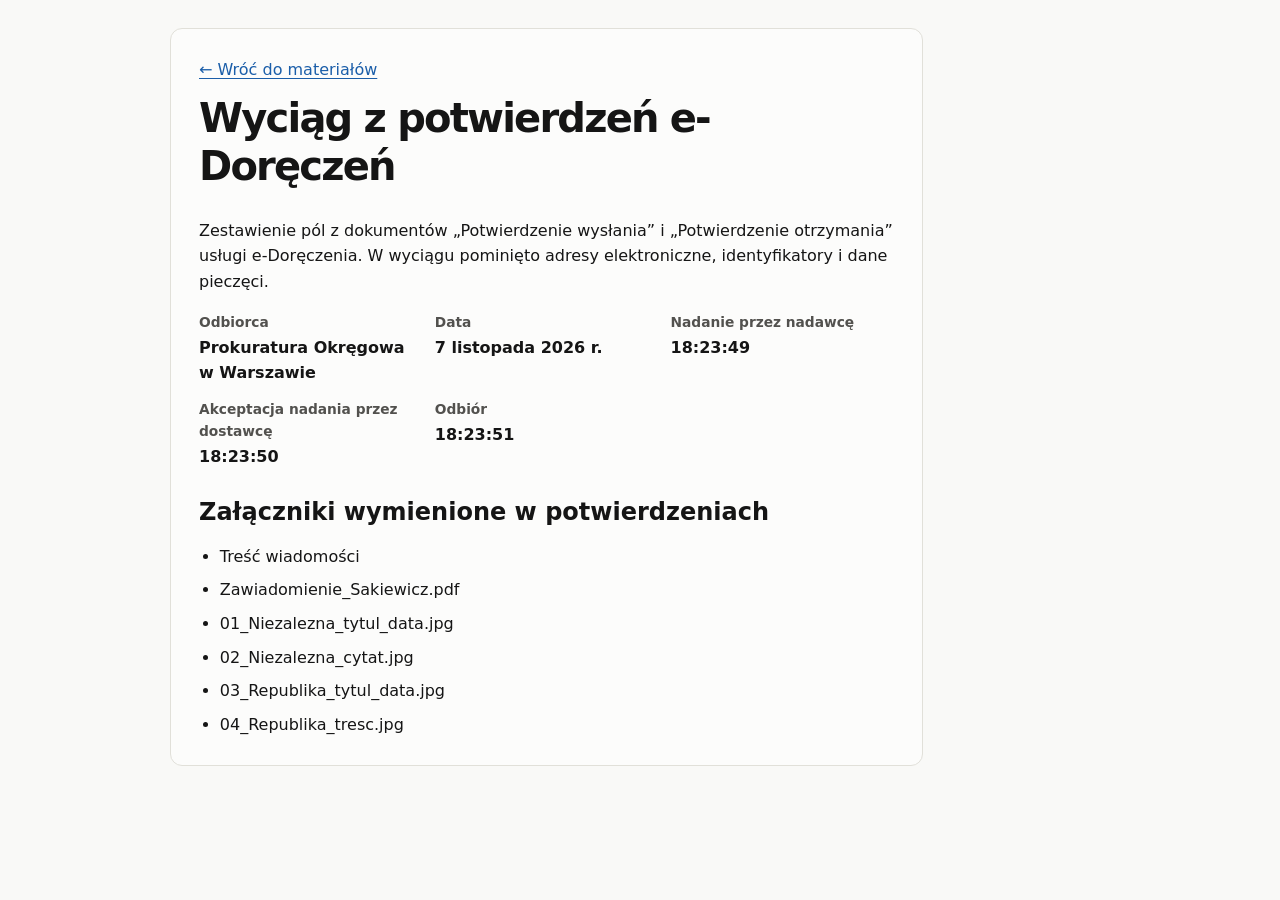
<file: docs/potwierdzenia.html>
<!doctype html>
<html lang="pl">
<head>
  <meta charset="utf-8">
  <meta name="viewport" content="width=device-width, initial-scale=1">
  <title>Potwierdzenia e-Doręczeń | Status zawiadomienia</title>
  <link rel="stylesheet" href="./assets/style.css">
</head>
<body>
  <main class="wrap">
    <article class="card document">
      <p><a href="./#materialy">← Wróć do materiałów</a></p>
      <h1>Wyciąg z potwierdzeń e-Doręczeń</h1>
      <p>Zestawienie pól z dokumentów „Potwierdzenie wysłania” i „Potwierdzenie otrzymania” usługi e-Doręczenia. W wyciągu pominięto adresy elektroniczne, identyfikatory i dane pieczęci.</p>
      <dl>
        <div><dt>Odbiorca</dt><dd>Prokuratura Okręgowa w Warszawie</dd></div>
        <div><dt>Data</dt><dd><time datetime="2026-11-07">7 listopada 2026 r.</time></dd></div>
        <div><dt>Nadanie przez nadawcę</dt><dd><time datetime="2026-11-07T18:23:49+01:00">18:23:49</time></dd></div>
        <div><dt>Akceptacja nadania przez dostawcę</dt><dd><time datetime="2026-11-07T18:23:50+01:00">18:23:50</time></dd></div>
        <div><dt>Odbiór</dt><dd><time datetime="2026-11-07T18:23:51+01:00">18:23:51</time></dd></div>
      </dl>
      <h2>Załączniki wymienione w potwierdzeniach</h2>
      <ul>
        <li>Treść wiadomości</li>
        <li>Zawiadomienie_Sakiewicz.pdf</li>
        <li>01_Niezalezna_tytul_data.jpg</li>
        <li>02_Niezalezna_cytat.jpg</li>
        <li>03_Republika_tytul_data.jpg</li>
        <li>04_Republika_tresc.jpg</li>
      </ul>
    </article>
  </main>
</body>
</html>
</file>
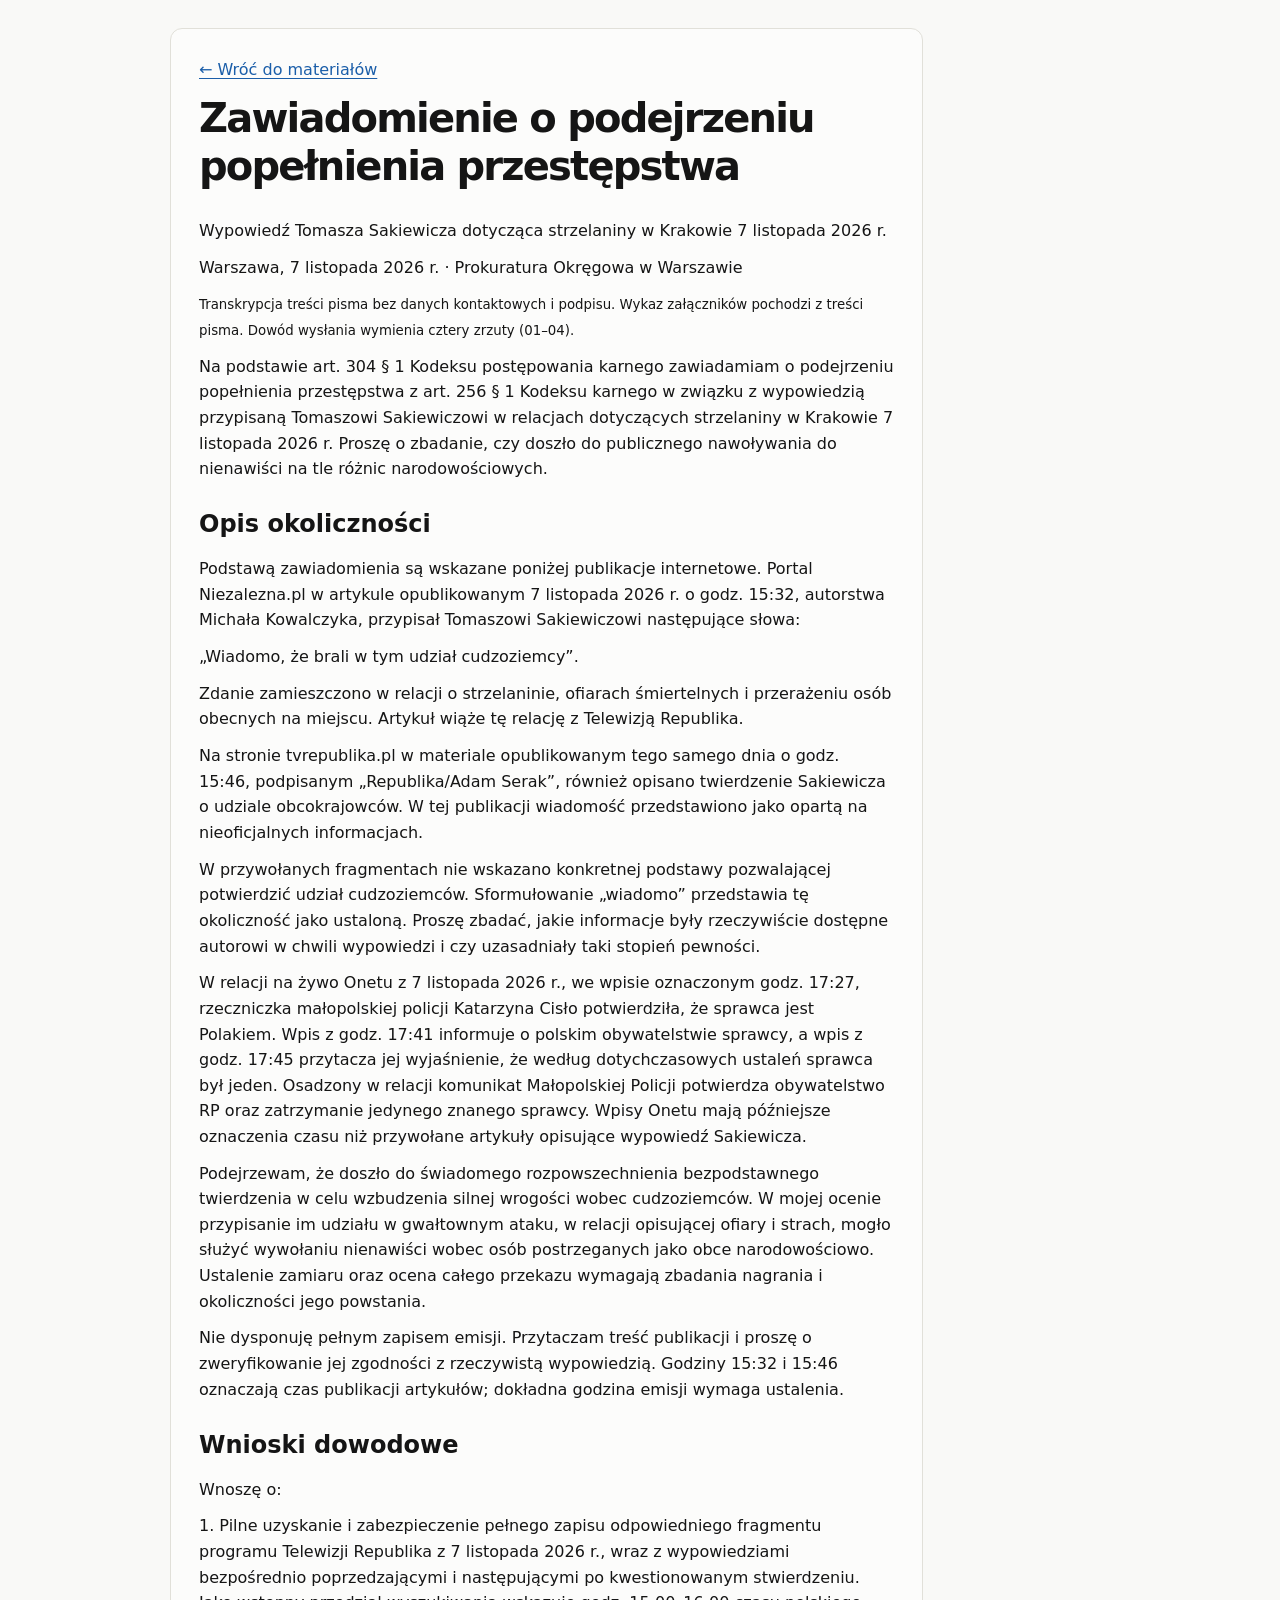
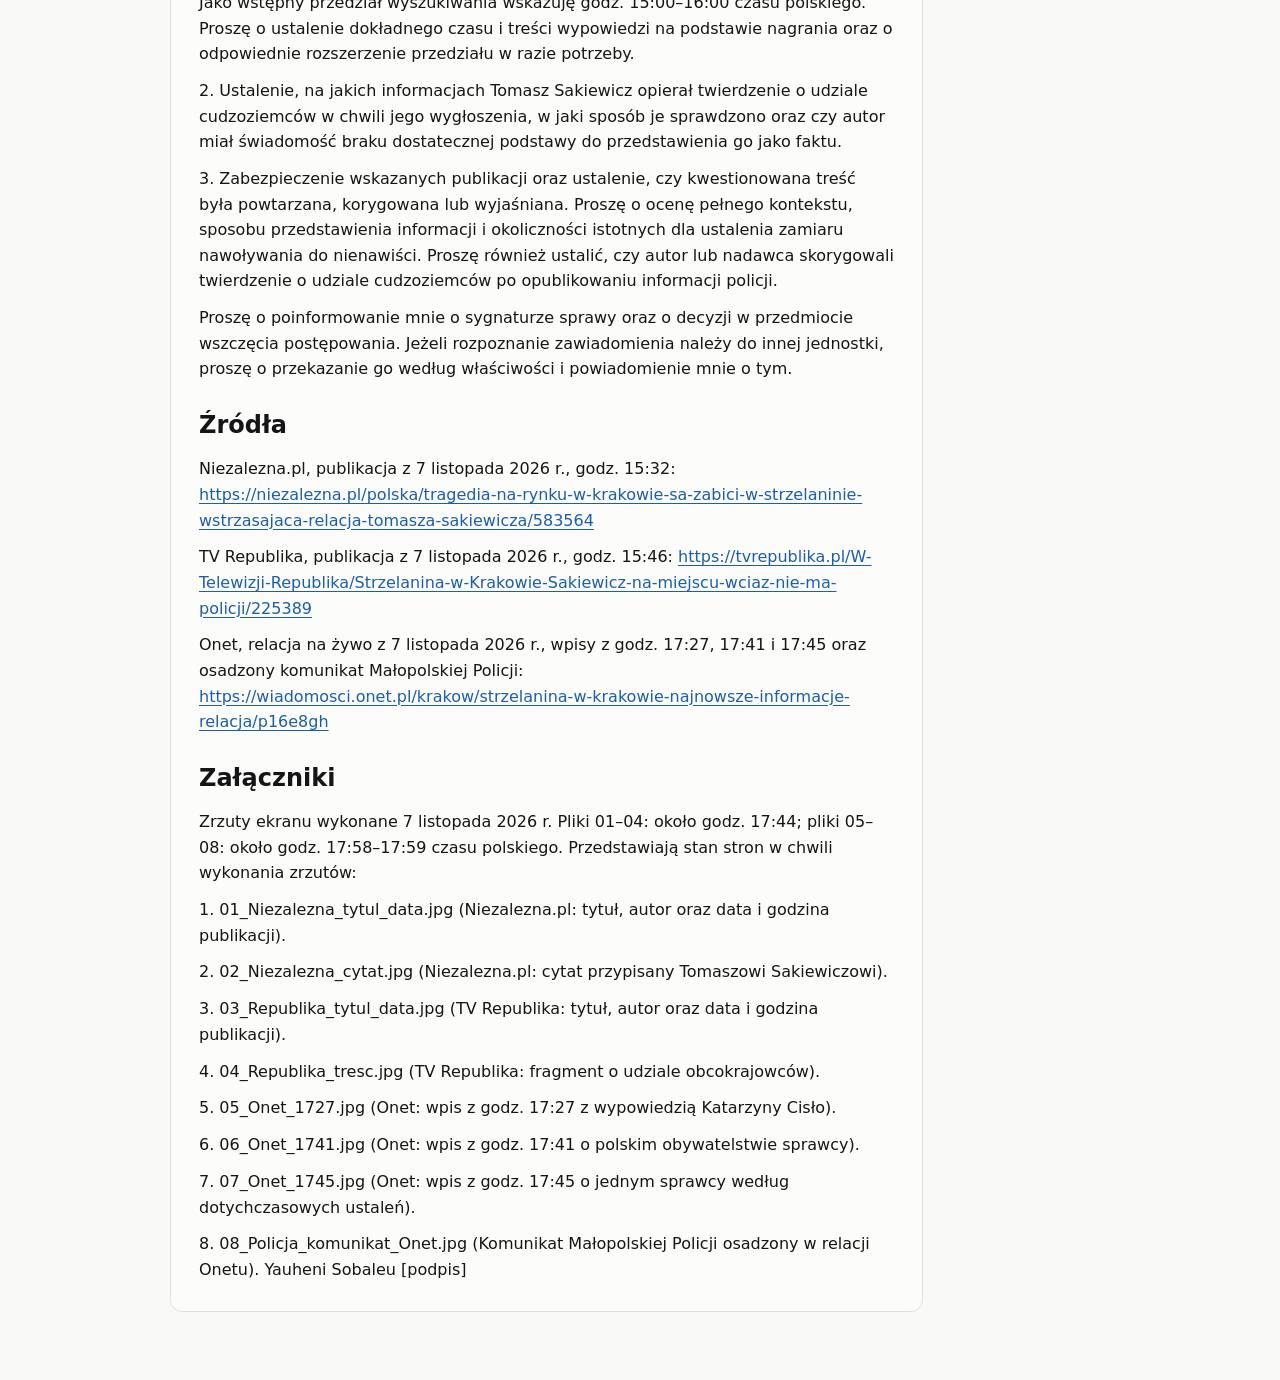
<file: docs/zawiadomienie.html>
<!doctype html>
<html lang="pl">
<head>
  <meta charset="utf-8">
  <meta name="viewport" content="width=device-width, initial-scale=1">
  <title>Zawiadomienie z 7 listopada 2026 r. | Status zawiadomienia</title>
  <link rel="stylesheet" href="./assets/style.css">
</head>
<body>
  <main class="wrap">
    <article class="card document">
      <p><a href="./#materialy">← Wróć do materiałów</a></p>
      <h1>Zawiadomienie o podejrzeniu popełnienia przestępstwa</h1>
      <p>Wypowiedź Tomasza Sakiewicza dotycząca strzelaniny w Krakowie 7 listopada 2026 r.</p>
      <p>Warszawa, 7 listopada 2026 r. · Prokuratura Okręgowa w Warszawie</p>
      <p><small>Transkrypcja treści pisma bez danych kontaktowych i podpisu. Wykaz załączników pochodzi z treści pisma. Dowód wysłania wymienia cztery zrzuty (01–04).</small></p>
      <p>Na podstawie art. 304 § 1 Kodeksu postępowania karnego zawiadamiam o podejrzeniu popełnienia przestępstwa z art. 256 § 1 Kodeksu karnego w związku z wypowiedzią przypisaną Tomaszowi Sakiewiczowi w relacjach dotyczących strzelaniny w Krakowie 7 listopada 2026 r. Proszę o zbadanie, czy doszło do publicznego nawoływania do nienawiści na tle różnic narodowościowych.</p>
      <h2>Opis okoliczności</h2>
      <p>Podstawą zawiadomienia są wskazane poniżej publikacje internetowe. Portal Niezalezna.pl w artykule opublikowanym 7 listopada 2026 r. o godz. 15:32, autorstwa Michała Kowalczyka, przypisał Tomaszowi Sakiewiczowi następujące słowa:</p>
      <p>„Wiadomo, że brali w tym udział cudzoziemcy”.</p>
      <p>Zdanie zamieszczono w relacji o strzelaninie, ofiarach śmiertelnych i przerażeniu osób obecnych na miejscu. Artykuł wiąże tę relację z Telewizją Republika.</p>
      <p>Na stronie tvrepublika.pl w materiale opublikowanym tego samego dnia o godz. 15:46, podpisanym „Republika/Adam Serak”, również opisano twierdzenie Sakiewicza o udziale obcokrajowców. W tej publikacji wiadomość przedstawiono jako opartą na nieoficjalnych informacjach.</p>
      <p>W przywołanych fragmentach nie wskazano konkretnej podstawy pozwalającej potwierdzić udział cudzoziemców. Sformułowanie „wiadomo” przedstawia tę okoliczność jako ustaloną. Proszę zbadać, jakie informacje były rzeczywiście dostępne autorowi w chwili wypowiedzi i czy uzasadniały taki stopień pewności.</p>
      <p>W relacji na żywo Onetu z 7 listopada 2026 r., we wpisie oznaczonym godz. 17:27, rzeczniczka małopolskiej policji Katarzyna Cisło potwierdziła, że sprawca jest Polakiem. Wpis z godz. 17:41 informuje o polskim obywatelstwie sprawcy, a wpis z godz. 17:45 przytacza jej wyjaśnienie, że według dotychczasowych ustaleń sprawca był jeden. Osadzony w relacji komunikat Małopolskiej Policji potwierdza obywatelstwo RP oraz zatrzymanie jedynego znanego sprawcy. Wpisy Onetu mają późniejsze oznaczenia czasu niż przywołane artykuły opisujące wypowiedź Sakiewicza.</p>
      <p>Podejrzewam, że doszło do świadomego rozpowszechnienia bezpodstawnego twierdzenia w celu wzbudzenia silnej wrogości wobec cudzoziemców. W mojej ocenie przypisanie im udziału w gwałtownym ataku, w relacji opisującej ofiary i strach, mogło służyć wywołaniu nienawiści wobec osób postrzeganych jako obce narodowościowo. Ustalenie zamiaru oraz ocena całego przekazu wymagają zbadania nagrania i okoliczności jego powstania.</p>
      <p>Nie dysponuję pełnym zapisem emisji. Przytaczam treść publikacji i proszę o zweryfikowanie jej zgodności z rzeczywistą wypowiedzią. Godziny 15:32 i 15:46 oznaczają czas publikacji artykułów; dokładna godzina emisji wymaga ustalenia.</p>
      <h2>Wnioski dowodowe</h2>
      <p>Wnoszę o:</p>
      <p>1. Pilne uzyskanie i zabezpieczenie pełnego zapisu odpowiedniego fragmentu programu Telewizji Republika z 7 listopada 2026 r., wraz z wypowiedziami bezpośrednio poprzedzającymi i następującymi po kwestionowanym stwierdzeniu. Jako wstępny przedział wyszukiwania wskazuję godz. 15:00–16:00 czasu polskiego. Proszę o ustalenie dokładnego czasu i treści wypowiedzi na podstawie nagrania oraz o odpowiednie rozszerzenie przedziału w razie potrzeby.</p>
      <p>2. Ustalenie, na jakich informacjach Tomasz Sakiewicz opierał twierdzenie o udziale cudzoziemców w chwili jego wygłoszenia, w jaki sposób je sprawdzono oraz czy autor miał świadomość braku dostatecznej podstawy do przedstawienia go jako faktu.</p>
      <p>3. Zabezpieczenie wskazanych publikacji oraz ustalenie, czy kwestionowana treść była powtarzana, korygowana lub wyjaśniana. Proszę o ocenę pełnego kontekstu, sposobu przedstawienia informacji i okoliczności istotnych dla ustalenia zamiaru nawoływania do nienawiści. Proszę również ustalić, czy autor lub nadawca skorygowali twierdzenie o udziale cudzoziemców po opublikowaniu informacji policji.</p>
      <p>Proszę o poinformowanie mnie o sygnaturze sprawy oraz o decyzji w przedmiocie wszczęcia postępowania. Jeżeli rozpoznanie zawiadomienia należy do innej jednostki, proszę o przekazanie go według właściwości i powiadomienie mnie o tym.</p>
      <h2>Źródła</h2>
      <p>Niezalezna.pl, publikacja z 7 listopada 2026 r., godz. 15:32: <a href="https://niezalezna.pl/polska/tragedia-na-rynku-w-krakowie-sa-zabici-w-strzelaninie-wstrzasajaca-relacja-tomasza-sakiewicza/583564">https://niezalezna.pl/polska/tragedia-na-rynku-w-krakowie-sa-zabici-w-strzelaninie-wstrzasajaca-relacja-tomasza-sakiewicza/583564</a></p>
      <p>TV Republika, publikacja z 7 listopada 2026 r., godz. 15:46: <a href="https://tvrepublika.pl/W-Telewizji-Republika/Strzelanina-w-Krakowie-Sakiewicz-na-miejscu-wciaz-nie-ma-policji/225389">https://tvrepublika.pl/W-Telewizji-Republika/Strzelanina-w-Krakowie-Sakiewicz-na-miejscu-wciaz-nie-ma-policji/225389</a></p>
      <p>Onet, relacja na żywo z 7 listopada 2026 r., wpisy z godz. 17:27, 17:41 i 17:45 oraz osadzony komunikat Małopolskiej Policji: <a href="https://wiadomosci.onet.pl/krakow/strzelanina-w-krakowie-najnowsze-informacje-relacja/p16e8gh">https://wiadomosci.onet.pl/krakow/strzelanina-w-krakowie-najnowsze-informacje-relacja/p16e8gh</a></p>
      <h2>Załączniki</h2>
      <p>Zrzuty ekranu wykonane 7 listopada 2026 r. Pliki 01–04: około godz. 17:44; pliki 05–08: około godz. 17:58–17:59 czasu polskiego. Przedstawiają stan stron w chwili wykonania zrzutów:</p>
      <p>1. 01_Niezalezna_tytul_data.jpg (Niezalezna.pl: tytuł, autor oraz data i godzina publikacji).</p>
      <p>2. 02_Niezalezna_cytat.jpg (Niezalezna.pl: cytat przypisany Tomaszowi Sakiewiczowi).</p>
      <p>3. 03_Republika_tytul_data.jpg (TV Republika: tytuł, autor oraz data i godzina publikacji).</p>
      <p>4. 04_Republika_tresc.jpg (TV Republika: fragment o udziale obcokrajowców).</p>
      <p>5. 05_Onet_1727.jpg (Onet: wpis z godz. 17:27 z wypowiedzią Katarzyny Cisło).</p>
      <p>6. 06_Onet_1741.jpg (Onet: wpis z godz. 17:41 o polskim obywatelstwie sprawcy).</p>
      <p>7. 07_Onet_1745.jpg (Onet: wpis z godz. 17:45 o jednym sprawcy według dotychczasowych ustaleń).</p>
      <p>8. 08_Policja_komunikat_Onet.jpg (Komunikat Małopolskiej Policji osadzony w relacji Onetu). Yauheni Sobaleu [podpis]</p>
    </article>
  </main>
</body>
</html>
</file>
<file: docs/assets/style.css>
:root {
  color-scheme: light dark;
  --page: #f9f9f7;
  --surface: #fcfcfb;
  --ink: #151515;
  --secondary: #52514e;
  --border: #e1e0d9;
  --accent: #1b5ea9;
  --wash: #eaf2fb;
}
@media (prefers-color-scheme: dark) {
  :root {
    --page: #0d0d0d;
    --surface: #1a1a19;
    --ink: #f7f7f5;
    --secondary: #c3c2b7;
    --border: #363633;
    --accent: #83baff;
    --wash: #192a40;
  }
}
* { box-sizing: border-box; }
body {
  margin: 0;
  background: var(--page);
  color: var(--ink);
  font: 16px/1.6 system-ui, sans-serif;
}
a { color: var(--accent); text-underline-offset: .17em; }
a:focus-visible { outline: 2px solid var(--accent); outline-offset: 4px; }
.wrap { max-width: 980px; margin: 0 auto; padding-inline: 20px; }
.top { border-bottom: 1px solid var(--border); }
.top .wrap, nav, .jump, footer .wrap {
  display: flex;
  flex-wrap: wrap;
  align-items: center;
  gap: 8px 18px;
}
.top .wrap, footer .wrap { justify-content: space-between; padding-block: 16px; }
.brand { font-weight: 750; }
nav { gap: 4px; }
nav a { padding: 3px 8px; border-radius: 6px; text-decoration: none; }
nav a[aria-current] { background: var(--wash); font-weight: 700; }
.hero { padding-block: 42px 28px; }
.eyebrow, dt, .date { color: var(--secondary); font-size: .86rem; font-weight: 650; }
.eyebrow { text-transform: uppercase; letter-spacing: .08em; }
h1, h2, h3, p { margin: 0 0 .7em; }
h1, h2, h3 { line-height: 1.2; }
h1 { max-width: 22ch; font-size: clamp(2rem, 5vw, 3.6rem); letter-spacing: -.045em; }
h2 { font-size: 1.5rem; }
h3 { font-size: 1.1rem; }
.lead { max-width: 70ch; color: var(--secondary); font-size: 1.1rem; }
.jump { margin-top: 18px; }
main { display: grid; gap: 18px; padding-bottom: 40px; }
.card {
  background: var(--surface);
  border: 1px solid var(--border);
  border-radius: 12px;
  padding: clamp(17px, 3vw, 28px);
  min-width: 0;
}
.status { border-top: 4px solid var(--accent); }
.badge {
  display: inline-block;
  margin: 0 0 12px;
  padding: 4px 10px;
  border-radius: 6px;
  background: var(--wash);
  color: var(--accent);
  font-weight: 700;
}
dl { display: grid; grid-template-columns: repeat(auto-fit, minmax(min(100%, 190px), 1fr)); gap: 12px; margin-bottom: 0; }
dd { margin: 2px 0 0; font-weight: 600; }
ol, ul { padding-inline-start: 1.3em; }
li + li { margin-top: .5em; }
.timeline { list-style: none; margin: 0; padding: 0; }
.timeline li { display: grid; grid-template-columns: 175px 1fr; gap: 4px 14px; padding: 14px 0; margin: 0; border-top: 1px solid var(--border); }
.timeline p, .card > :last-child { margin-bottom: 0; }
.media { display: grid; grid-template-columns: repeat(auto-fit, minmax(min(100%, 230px), 1fr)); gap: 14px; }
figure { margin: 0; }
figure img { width: 100%; height: auto; display: block; border: 1px solid var(--border); border-radius: 8px; }
figcaption { font-size: .9rem; margin-top: 4px; }
footer { border-top: 1px solid var(--border); color: var(--secondary); font-size: .9rem; }
.document { max-width: 74ch; overflow-wrap: anywhere; margin-block: 28px; }
.document h1 { max-width: none; font-size: clamp(1.7rem, 4vw, 2.5rem); }
.document h2 { margin-top: 1.2em; }
@media (max-width: 620px) {
  .timeline li { grid-template-columns: 1fr; }
  .hero { padding-top: 26px; }
}
</file>
